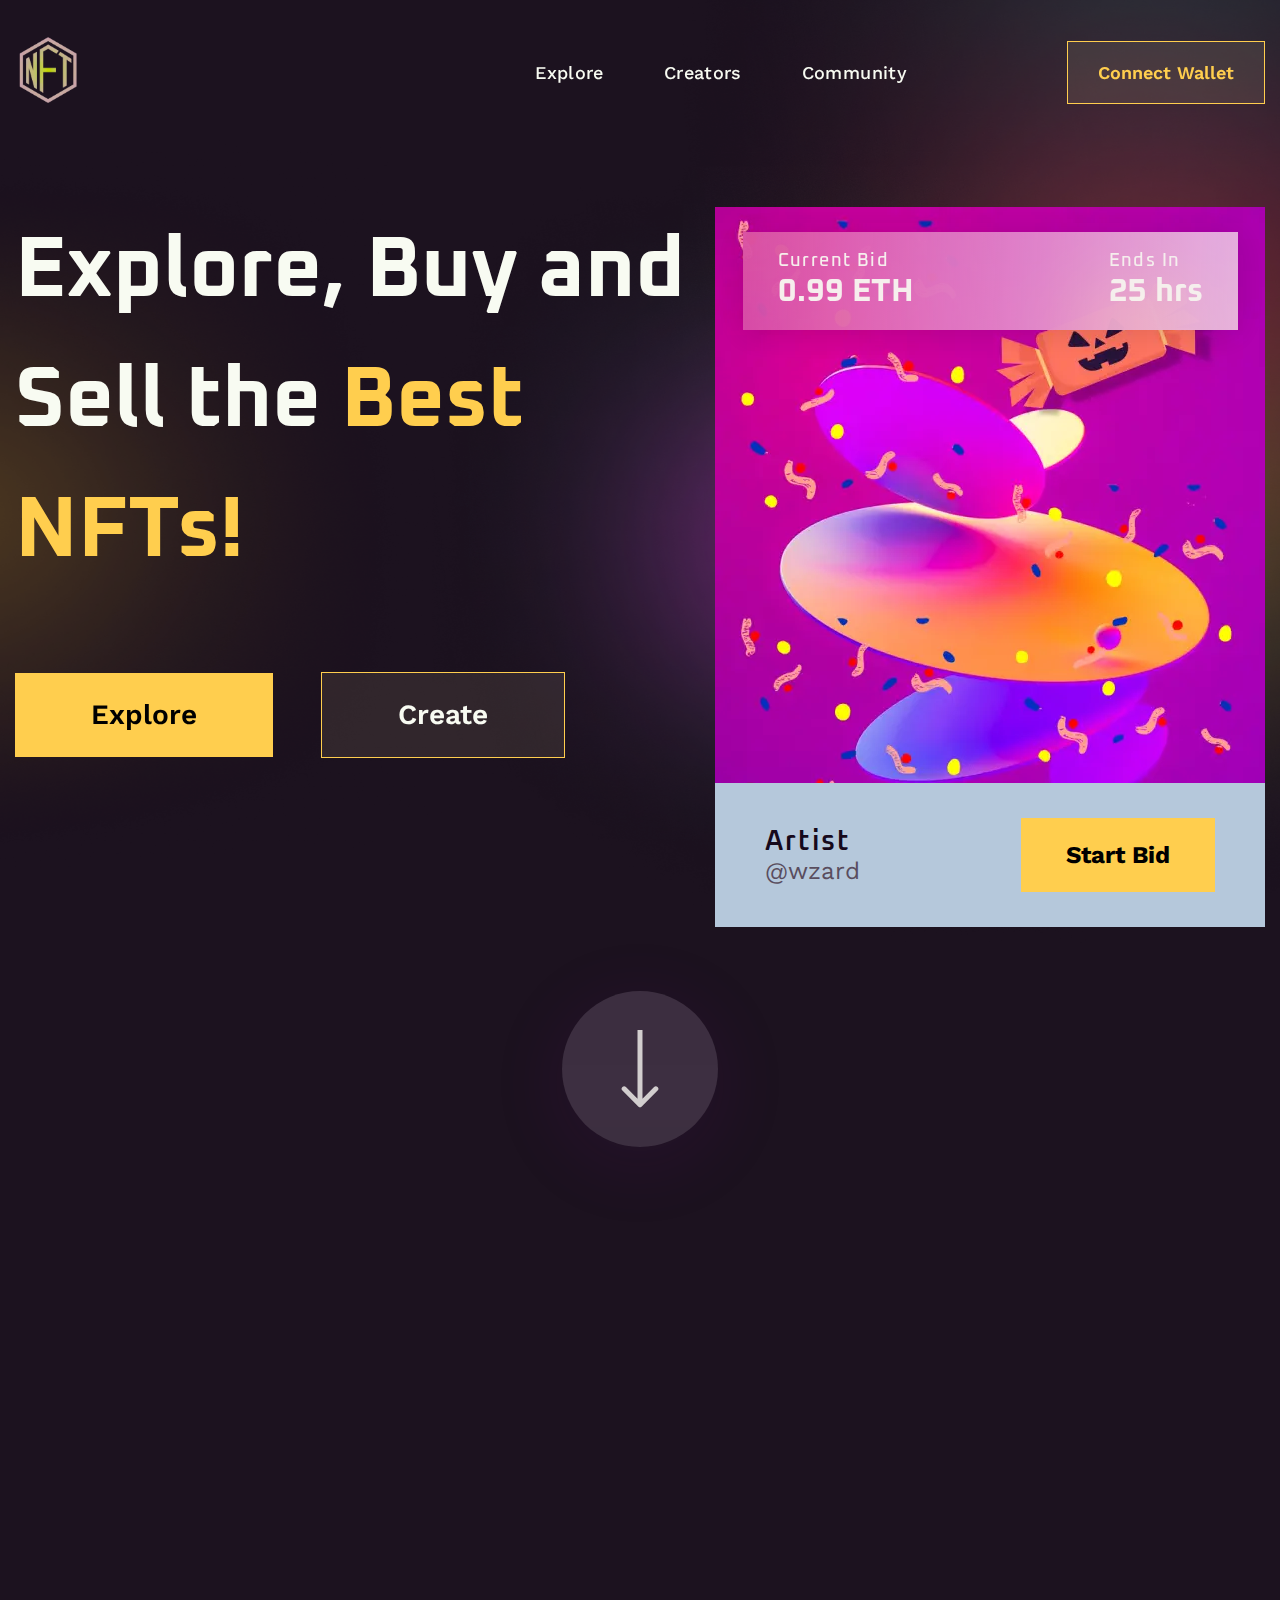
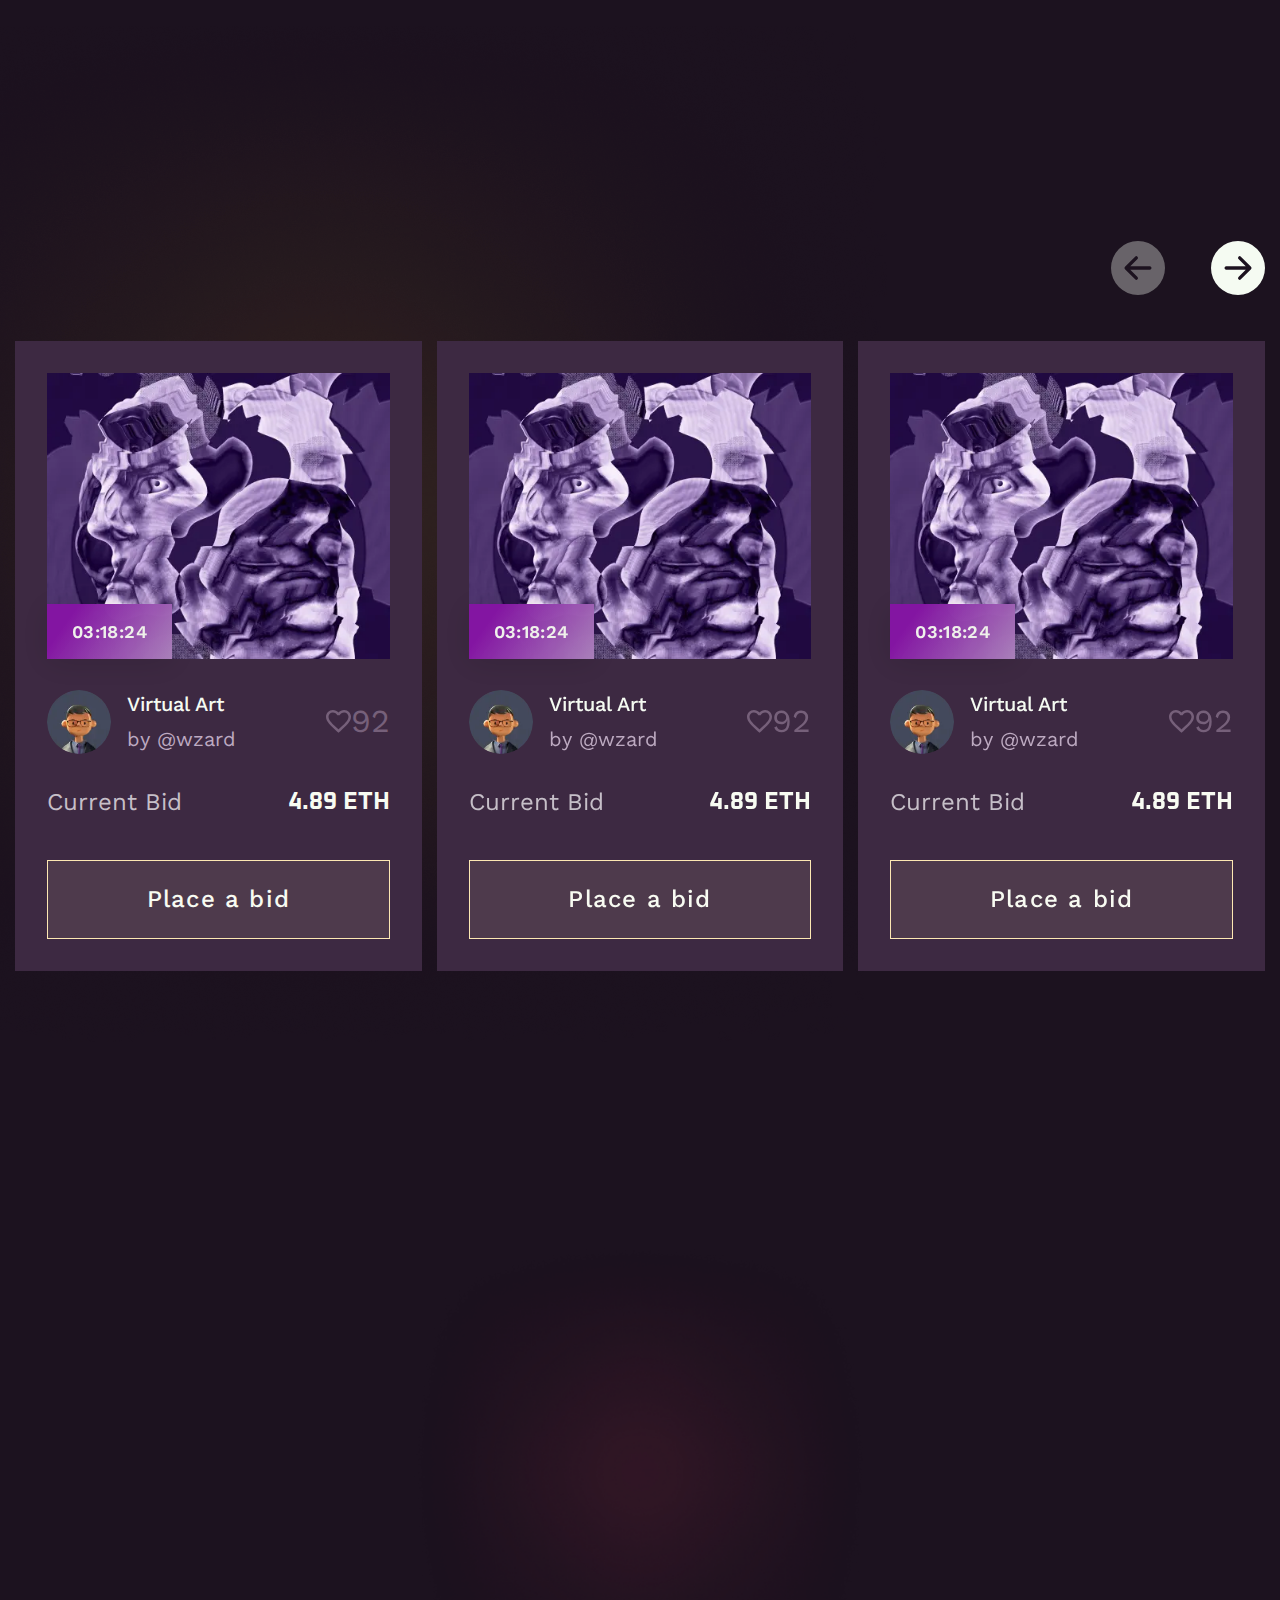
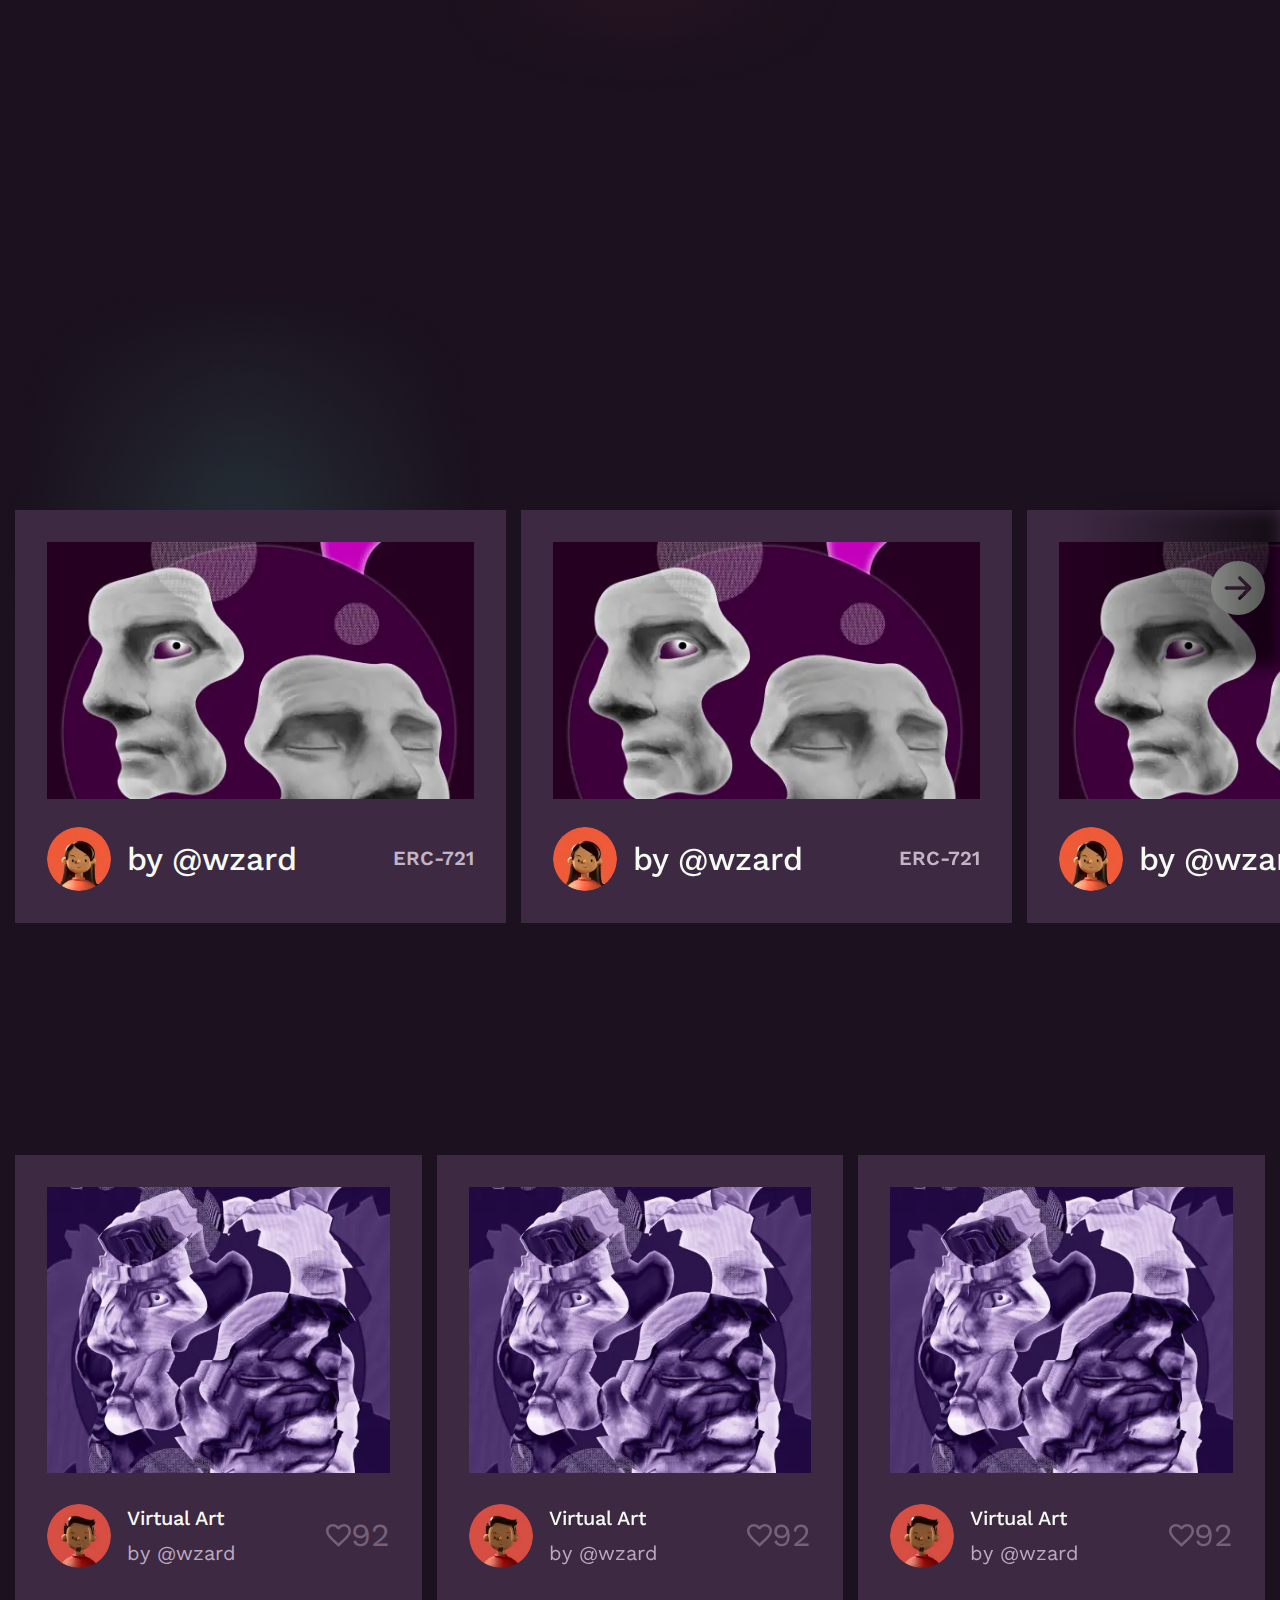
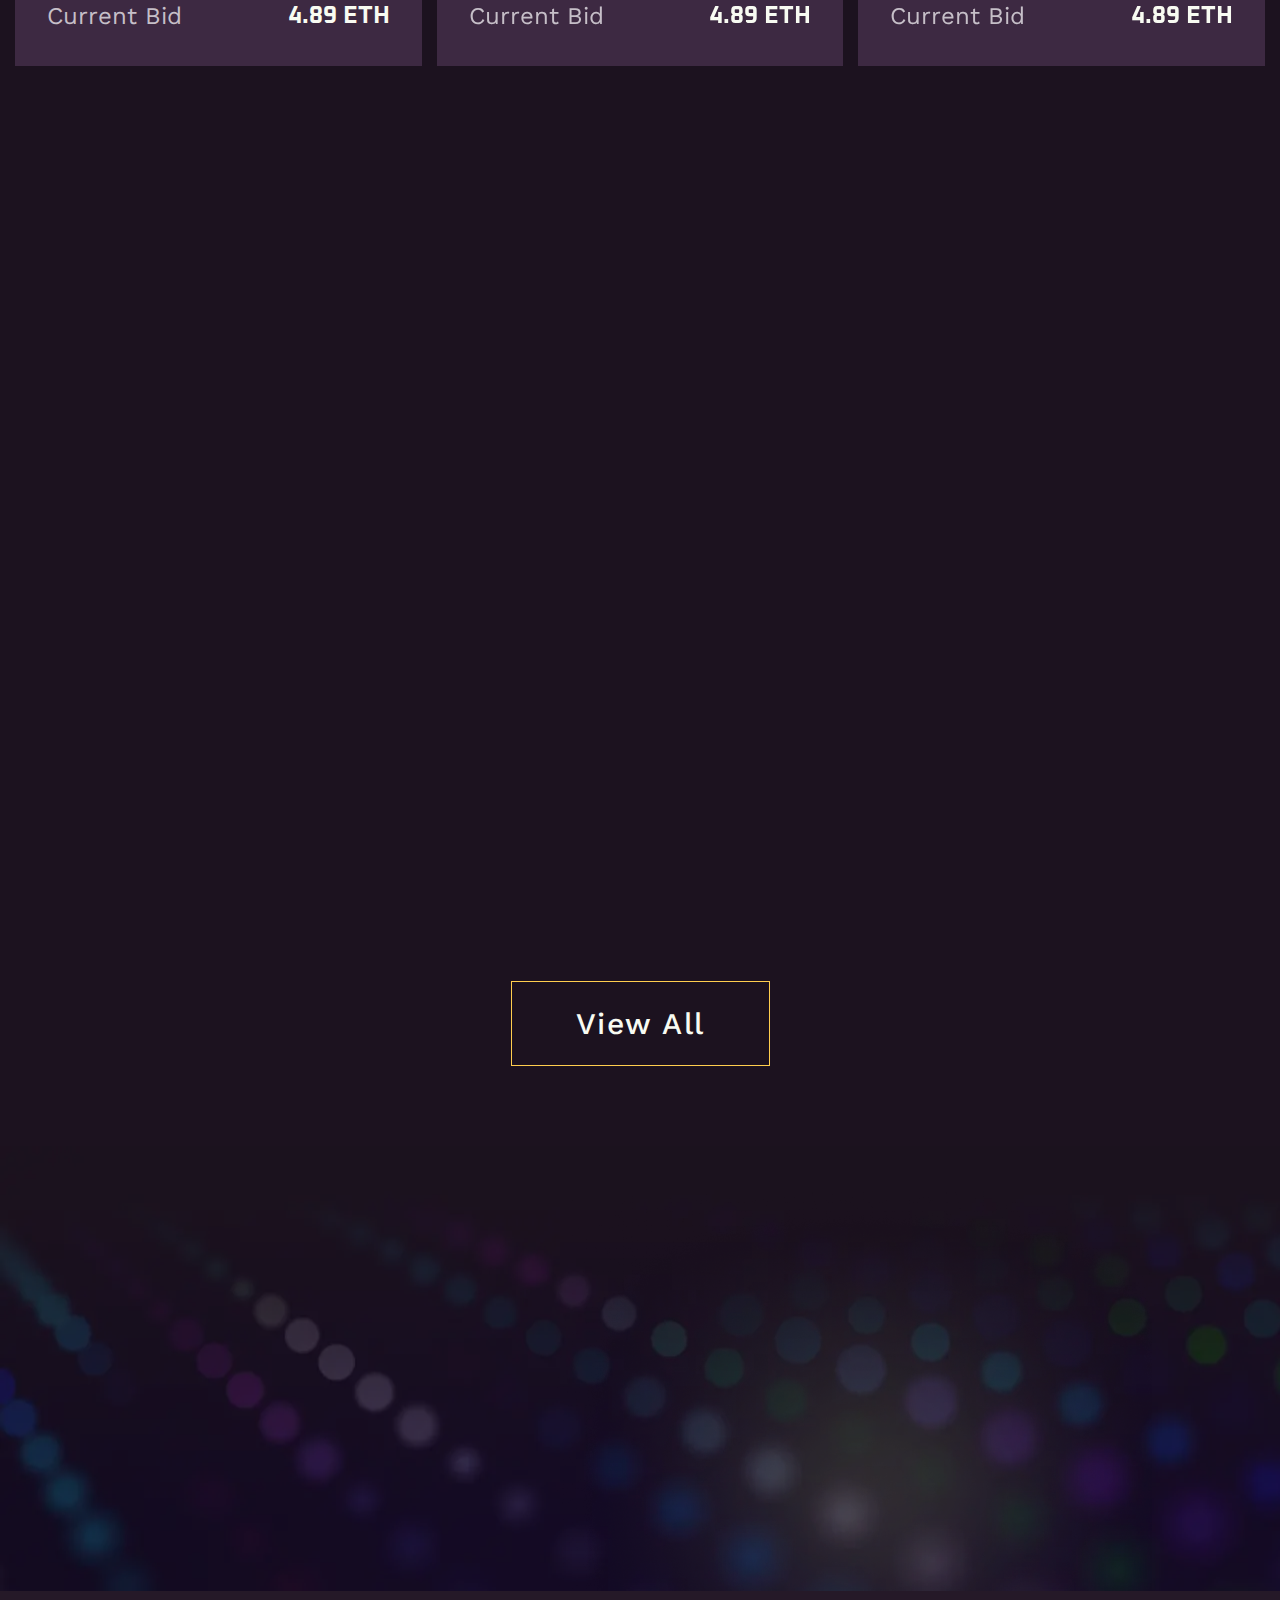
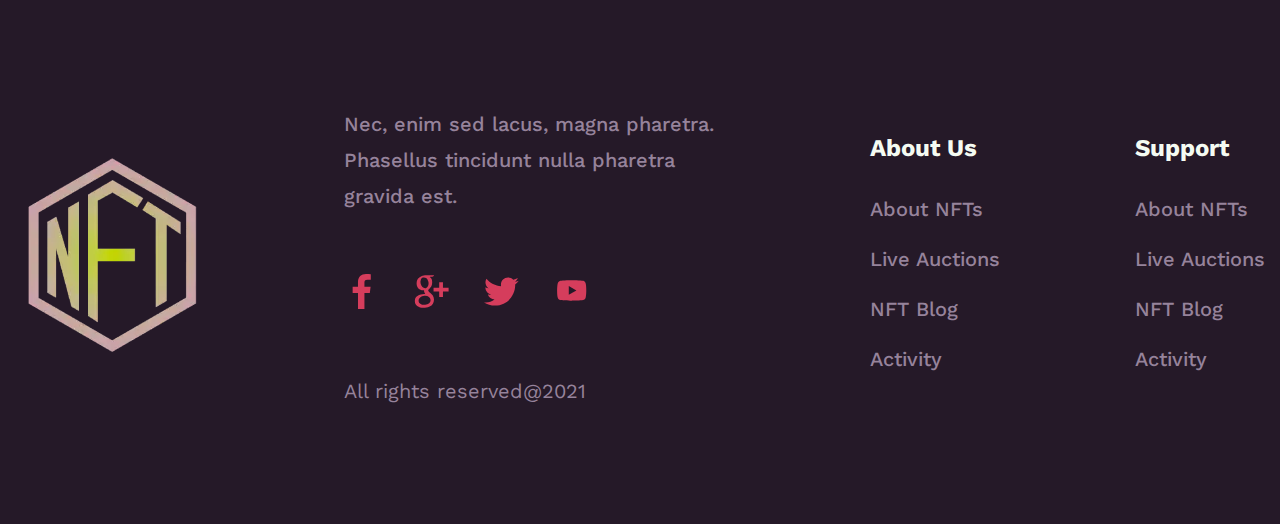
<file: index.html>
<!DOCTYPE html>
<html lang="en">
<head>
	<meta charset="UTF-8">
	<meta http-equiv="X-UA-Compatible" content="IE=edge">
	<meta name="viewport" content="width=device-width, initial-scale=1.0">
	<link rel="stylesheet" href="css/style.min.css?_v=20230802175219">
	<title>Главная</title>
	<link rel="preconnect" href="https://fonts.googleapis.com">
	<link rel="preconnect" href="https://fonts.gstatic.com" crossorigin>
	<link
		href="https://fonts.googleapis.com/css2?family=Oxanium:wght@500;600;700&family=Work+Sans:wght@400;500;600;700&display=swap&_v=20230802175219"
		rel="stylesheet">
</head>

<body>
<main>
	<div class="first">
		<header class="header" data-aos="slide-down">
	<div class="container">
		<div class="header__main">
			<picture><source srcset="img/logo.webp" type="image/webp"><img src="img/logo.png" alt="logo"></picture>

			<nav class="header__inner">
				<div class="header__links">
					<a class="header__link" href="#explore">Explore</a>
					<a class="header__link" href="#creators">Creators</a>
					<a class="header__link" href="#community">Community</a>
				</div>

				<button class="header__btn">Connect Wallet</button>
			</nav>
			
			<button class="header__burger"><img src="img/icons/icons.svg#burger" alt="burger"></button>
			<button class="header__burger--close"><img src="img/icons/icons.svg#close" alt="burger"></button>
		</div>
	</div>
</header>

		<div class="container">
			<div class="first__main">
				<div class="first__item">
					<h1 class="h1" data-aos="fade-right">Explore, Buy and Sell the <span class="">Best NFTs!</span></h1>
					<div class="first__btns" data-aos="fade-right">
						<button class="first__btn">Explore</button>
						<button class="first__btn2">Create</button>
					</div>
					<div class="first__numbers" data-aos="fade-right">
						<div class="first__number">
							<p>32k+</p>
							Artworks
						</div>

						<div class="first__number">
							<p>20k+</p>
							Auctions
						</div>

						<div class="first__number">
							<p>12k+</p>
							Creators
						</div>
					</div>
				</div>

				<div class="first__nft" data-aos="fade-up">
					<div class="first-nft__header">
						<div>
							<p class="nft-header__title">Current Bid</p>
							<p class="nft-header__numbers">0.99 ETH</p>
						</div>

						<div>
							<p class="nft-header__title">Ends in</p>
							<p class="nft-header__numbers">25 hrs</p>
						</div>
					</div>

					<div class="first-nft__footer">
						<div>
							<p class="nft-footer__title">Artist</p>
							<p class="nft-footer__nick">@wzard</p>
						</div>

						<button class="first-nft__btn">Start Bid</button>
					</div>
				</div>
			</div>

			<div class="first__numbers first__numbers--fake" data-aos="fade-right">
				<div class="first__number">
					<p>32k+</p>
					Artworks
				</div>

				<div class="first__number">
					<p>20k+</p>
					Auctions
				</div>

				<div class="first__number">
					<p>12k+</p>
					Creators
				</div>
			</div>
		</div>

		<a href="#companies" class="first__arrow-btn">
			<img src="img/icons/icons.svg#arrow-down" alt="">
		</a>
	</div>

	<div id="companies" class="companies" data-aos="zoom-in-down">
		<div class="container">
			<div class="companies__main">
				<img src="img/icons/icons.svg#company1" alt="company">
				<img src="img/icons/icons.svg#company2" alt="company">
				<img src="img/icons/icons.svg#company3" alt="company">
				<img src="img/icons/icons.svg#company4" alt="company">
			</div>
		</div>
	</div>

	<div class="auctions">
		<div class="container">
			<div class="title-wrapper">
				<h2 class="title title--purple" data-aos="fade-right"><span>Live Auctions</span></h2>
			</div>

			<div class="swiper auctions-slider">
				<div class="swiper-wrapper">
					<div class="swiper-slide auctions-slide">
						<div class="auctions__item">
							<div class="auctions__img">
								<picture><source srcset="img/auctions/1.webp" type="image/webp"><img src="img/auctions/1.jpg" alt="auction"></picture>
								<div>03:18:24</div>
							</div>

							<div class="auctions__profile">
								<div class="auctions-profile__guy">
									<picture><source srcset="img/auctions/avatar1.webp" type="image/webp"><img src="img/auctions/avatar1.png" alt="profile"></picture>
									<div>
										<p class="auctions-profile__owner">Virtual Art</p>
										<p class="auctions-profile__nick">by @wzard</p>
									</div>
								</div>

								<div class="auctions-profile__likes">
									<img src="img/icons/icons.svg#heart" alt="heart icon">
									<span>92</span>
								</div>
							</div>

							<div class="auctions__bid">
								<p class="auctions-bid__title">Current Bid</p>
								<p class="auctions-bid__price">4.89 ETH</p>
							</div>

							<button class="auctions__btn">Place a bid</button>
						</div>
					</div>

					<div class="swiper-slide auctions-slide">
						<div class="auctions__item">
							<div class="auctions__img">
								<picture><source srcset="img/auctions/1.webp" type="image/webp"><img src="img/auctions/1.jpg" alt="auction"></picture>
								<div>03:18:24</div>
							</div>

							<div class="auctions__profile">
								<div class="auctions-profile__guy">
									<picture><source srcset="img/auctions/avatar1.webp" type="image/webp"><img src="img/auctions/avatar1.png" alt="profile"></picture>
									<div>
										<p class="auctions-profile__owner">Virtual Art</p>
										<p class="auctions-profile__nick">by @wzard</p>
									</div>
								</div>

								<div class="auctions-profile__likes">
									<img src="img/icons/icons.svg#heart" alt="heart icon">
									<span>92</span>
								</div>
							</div>

							<div class="auctions__bid">
								<p class="auctions-bid__title">Current Bid</p>
								<p class="auctions-bid__price">4.89 ETH</p>
							</div>

							<button class="auctions__btn">Place a bid</button>
						</div>
					</div>

					<div class="swiper-slide auctions-slide">
						<div class="auctions__item">
							<div class="auctions__img">
								<picture><source srcset="img/auctions/1.webp" type="image/webp"><img src="img/auctions/1.jpg" alt="auction"></picture>
								<div>03:18:24</div>
							</div>

							<div class="auctions__profile">
								<div class="auctions-profile__guy">
									<picture><source srcset="img/auctions/avatar1.webp" type="image/webp"><img src="img/auctions/avatar1.png" alt="profile"></picture>
									<div>
										<p class="auctions-profile__owner">Virtual Art</p>
										<p class="auctions-profile__nick">by @wzard</p>
									</div>
								</div>

								<div class="auctions-profile__likes">
									<img src="img/icons/icons.svg#heart" alt="heart icon">
									<span>92</span>
								</div>
							</div>

							<div class="auctions__bid">
								<p class="auctions-bid__title">Current Bid</p>
								<p class="auctions-bid__price">4.89 ETH</p>
							</div>

							<button class="auctions__btn">Place a bid</button>
						</div>
					</div>

					<div class="swiper-slide auctions-slide">
						<div class="auctions__item">
							<div class="auctions__img">
								<picture><source srcset="img/auctions/1.webp" type="image/webp"><img src="img/auctions/1.jpg" alt="auction"></picture>
								<div>03:18:24</div>
							</div>

							<div class="auctions__profile">
								<div class="auctions-profile__guy">
									<picture><source srcset="img/auctions/avatar1.webp" type="image/webp"><img src="img/auctions/avatar1.png" alt="profile"></picture>
									<div>
										<p class="auctions-profile__owner">Virtual Art</p>
										<p class="auctions-profile__nick">by @wzard</p>
									</div>
								</div>

								<div class="auctions-profile__likes">
									<img src="img/icons/icons.svg#heart" alt="heart icon">
									<span>92</span>
								</div>
							</div>

							<div class="auctions__bid">
								<p class="auctions-bid__title">Current Bid</p>
								<p class="auctions-bid__price">4.89 ETH</p>
							</div>

							<button class="auctions__btn">Place a bid</button>
						</div>
					</div>

					<div class="swiper-slide auctions-slide">
						<div class="auctions__item">
							<div class="auctions__img">
								<picture><source srcset="img/auctions/1.webp" type="image/webp"><img src="img/auctions/1.jpg" alt="auction"></picture>
								<div>03:18:24</div>
							</div>

							<div class="auctions__profile">
								<div class="auctions-profile__guy">
									<picture><source srcset="img/auctions/avatar1.webp" type="image/webp"><img src="img/auctions/avatar1.png" alt="profile"></picture>
									<div>
										<p class="auctions-profile__owner">Virtual Art</p>
										<p class="auctions-profile__nick">by @wzard</p>
									</div>
								</div>

								<div class="auctions-profile__likes">
									<img src="img/icons/icons.svg#heart" alt="heart icon">
									<span>92</span>
								</div>
							</div>

							<div class="auctions__bid">
								<p class="auctions-bid__title">Current Bid</p>
								<p class="auctions-bid__price">4.89 ETH</p>
							</div>

							<button class="auctions__btn">Place a bid</button>
						</div>
					</div>

					<div class="swiper-slide auctions-slide">
						<div class="auctions__item">
							<div class="auctions__img">
								<picture><source srcset="img/auctions/1.webp" type="image/webp"><img src="img/auctions/1.jpg" alt="auction"></picture>
								<div>03:18:24</div>
							</div>

							<div class="auctions__profile">
								<div class="auctions-profile__guy">
									<picture><source srcset="img/auctions/avatar1.webp" type="image/webp"><img src="img/auctions/avatar1.png" alt="profile"></picture>
									<div>
										<p class="auctions-profile__owner">Virtual Art</p>
										<p class="auctions-profile__nick">by @wzard</p>
									</div>
								</div>

								<div class="auctions-profile__likes">
									<img src="img/icons/icons.svg#heart" alt="heart icon">
									<span>92</span>
								</div>
							</div>

							<div class="auctions__bid">
								<p class="auctions-bid__title">Current Bid</p>
								<p class="auctions-bid__price">4.89 ETH</p>
							</div>

							<button class="auctions__btn">Place a bid</button>
						</div>
					</div>
				</div>

				<div class="swiper-button-prev swiper-button-prev1">
					<img src="img/icons/icons.svg#arrow-right2" alt="arrow-right">
				</div>

				<div class="swiper-button-next swiper-button-next1">
					<img src="img/icons/icons.svg#arrow-right" alt="arrow-right">
				</div>
			</div>

			<button class="auctions__view-all" data-aos="fade-right">View All</button>
		</div>
	</div>

	<div class="how">
		<div class="container">
			<h2 class="how__title" data-aos="fade-right">How it works</h2>

			<div class="how__items" data-aos="zoom-in-down">
				<div class="how__item">
					<div class="how__icon">
						<img src="img/icons/icons.svg#how1" alt="how">
					</div>

					<h4 class="how-item__title">Set up your wallet</h4>
				</div>

				<div class="how__item">
					<div class="how__icon">
						<img src="img/icons/icons.svg#how2" alt="how">
					</div>

					<h4 class="how-item__title">Create your collection</h4>
				</div>

				<div class="how__item">
					<div class="how__icon">
						<img src="img/icons/icons.svg#how3" alt="how">
					</div>

					<h4 class="how-item__title">Add your NFTs</h4>
				</div>

				<div class="how__item">
					<div class="how__icon">
						<img src="img/icons/icons.svg#how4" alt="how">
					</div>

					<h4 class="how-item__title">List them for sale</h4>
				</div>
			</div>
		</div>
	</div>

	<div class="popular">
		<div class="container">
			<div class="title-wrapper">
				<h2 class="title title--red" data-aos="fade-right"><span>Popular Collections</span></h2>
			</div>
		</div>

		<div class="popular__main">
			<div class="container">
				<div class="swiper popular-slider">
					<div class="swiper-wrapper">
						<div class="swiper-slide auctions-slide popular-slide">
							<div class="auctions__item">
								<div class="auctions__img">
									<picture><source srcset="img/auctions/4.webp" type="image/webp"><img src="img/auctions/4.jpg" alt="auction"></picture>
								</div>

								<div class="auctions__profile">
									<div class="auctions-profile__guy">
										<picture><source srcset="img/auctions/avatar2.webp" type="image/webp"><img src="img/auctions/avatar2.png" alt="profile"></picture>
										<div>
											<p class="auctions-profile__nick">by @wzard</p>
										</div>
									</div>

									<div class="auctions-profile__likes">
										<span>ERC-721</span>
									</div>
								</div>
							</div>
						</div>

						<div class="swiper-slide auctions-slide popular-slide">
							<div class="auctions__item">
								<div class="auctions__img">
									<picture><source srcset="img/auctions/4.webp" type="image/webp"><img src="img/auctions/4.jpg" alt="auction"></picture>
								</div>

								<div class="auctions__profile">
									<div class="auctions-profile__guy">
										<picture><source srcset="img/auctions/avatar2.webp" type="image/webp"><img src="img/auctions/avatar2.png" alt="profile"></picture>
										<div>
											<p class="auctions-profile__nick">by @wzard</p>
										</div>
									</div>

									<div class="auctions-profile__likes">
										<span>ERC-721</span>
									</div>
								</div>
							</div>
						</div>

						<div class="swiper-slide auctions-slide popular-slide">
							<div class="auctions__item">
								<div class="auctions__img">
									<picture><source srcset="img/auctions/4.webp" type="image/webp"><img src="img/auctions/4.jpg" alt="auction"></picture>
								</div>

								<div class="auctions__profile">
									<div class="auctions-profile__guy">
										<picture><source srcset="img/auctions/avatar2.webp" type="image/webp"><img src="img/auctions/avatar2.png" alt="profile"></picture>
										<div>
											<p class="auctions-profile__nick">by @wzard</p>
										</div>
									</div>

									<div class="auctions-profile__likes">
										<span>ERC-721</span>
									</div>
								</div>
							</div>
						</div>

						<div class="swiper-slide auctions-slide popular-slide">
							<div class="auctions__item">
								<div class="auctions__img">
									<picture><source srcset="img/auctions/4.webp" type="image/webp"><img src="img/auctions/4.jpg" alt="auction"></picture>
								</div>

								<div class="auctions__profile">
									<div class="auctions-profile__guy">
										<picture><source srcset="img/auctions/avatar2.webp" type="image/webp"><img src="img/auctions/avatar2.png" alt="profile"></picture>
										<div>
											<p class="auctions-profile__nick">by @wzard</p>
										</div>
									</div>

									<div class="auctions-profile__likes">
										<span>ERC-721</span>
									</div>
								</div>
							</div>
						</div>

						<div class="swiper-slide auctions-slide popular-slide">
							<div class="auctions__item">
								<div class="auctions__img">
									<picture><source srcset="img/auctions/3.webp" type="image/webp"><img src="img/auctions/3.jpg" alt="auction"></picture>
								</div>

								<div class="auctions__profile">
									<div class="auctions-profile__guy">
										<picture><source srcset="img/auctions/avatar2.webp" type="image/webp"><img src="img/auctions/avatar2.png" alt="profile"></picture>
										<div>
											<p class="auctions-profile__nick">by @wzard</p>
										</div>
									</div>

									<div class="auctions-profile__likes">
										<span>ERC-721</span>
									</div>
								</div>
							</div>
						</div>

						<div class="swiper-slide auctions-slide popular-slide">
							<div class="auctions__item">
								<div class="auctions__img">
									<picture><source srcset="img/auctions/2.webp" type="image/webp"><img src="img/auctions/2.jpg" alt="auction"></picture>
								</div>

								<div class="auctions__profile">
									<div class="auctions-profile__guy">
										<picture><source srcset="img/auctions/avatar2.webp" type="image/webp"><img src="img/auctions/avatar2.png" alt="profile"></picture>
										<div>
											<p class="auctions-profile__nick">by @wzard</p>
										</div>
									</div>

									<div class="auctions-profile__likes">
										<span>ERC-721</span>
									</div>
								</div>
							</div>
						</div>

						<div class="swiper-slide auctions-slide popular-slide">
							<div class="auctions__item">
								<div class="auctions__img">
									<picture><source srcset="img/auctions/5.webp" type="image/webp"><img src="img/auctions/5.jpg" alt="auction"></picture>
								</div>

								<div class="auctions__profile">
									<div class="auctions-profile__guy">
										<picture><source srcset="img/auctions/avatar2.webp" type="image/webp"><img src="img/auctions/avatar2.png" alt="profile"></picture>
										<div>
											<p class="auctions-profile__nick">by @wzard</p>
										</div>
									</div>

									<div class="auctions-profile__likes">
										<span>ERC-721</span>
									</div>
								</div>
							</div>
						</div>
					</div>

					<div class="swiper-button-prev swiper-button-prev2">
						<img src="img/icons/icons.svg#arrow-right" alt="arrow-right">
					</div>

					<div class="swiper-button-next swiper-button-next2">
						<img src="img/icons/icons.svg#arrow-right" alt="arrow-right">
					</div>
				</div>
			</div>
		</div>


		<button class="auctions__view-all" data-aos="fade-right">View All</button>
	</div>

	<div id="explore" class="categories">
		<div class="container">
			<div class="title-wrapper">
				<h2 class="title title--purple" data-aos="fade-right"><span>Explore By Categories</span></h2>
			</div>

			<div class="swiper categories-slider">
				<div class="swiper-wrapper">
					<div class="swiper-slide auctions-slide categories-slide">
						<div class="auctions__item">
							<div class="auctions__img">
								<picture><source srcset="img/auctions/1.webp" type="image/webp"><img src="img/auctions/1.jpg" alt="auction"></picture>
								<button>Place a Bid</button>
							</div>

							<div class="auctions__profile">
								<div class="auctions-profile__guy">
									<picture><source srcset="img/auctions/avatar3.webp" type="image/webp"><img src="img/auctions/avatar3.png" alt="profile"></picture>
									<div>
										<p class="auctions-profile__owner">Virtual Art</p>
										<p class="auctions-profile__nick">by @wzard</p>
									</div>
								</div>

								<div class="auctions-profile__likes">
									<img src="img/icons/icons.svg#heart" alt="heart icon">
									<span>92</span>
								</div>
							</div>

							<div class="auctions__bid">
								<p class="auctions-bid__title">Current Bid</p>
								<p class="auctions-bid__price">4.89 ETH</p>
							</div>
						</div>
					</div>

					<div class="swiper-slide auctions-slide categories-slide">
						<div class="auctions__item">
							<div class="auctions__img">
								<picture><source srcset="img/auctions/1.webp" type="image/webp"><img src="img/auctions/1.jpg" alt="auction"></picture>
								<button>Place a Bid</button>
							</div>

							<div class="auctions__profile">
								<div class="auctions-profile__guy">
									<picture><source srcset="img/auctions/avatar3.webp" type="image/webp"><img src="img/auctions/avatar3.png" alt="profile"></picture>
									<div>
										<p class="auctions-profile__owner">Virtual Art</p>
										<p class="auctions-profile__nick">by @wzard</p>
									</div>
								</div>

								<div class="auctions-profile__likes">
									<img src="img/icons/icons.svg#heart" alt="heart icon">
									<span>92</span>
								</div>
							</div>

							<div class="auctions__bid">
								<p class="auctions-bid__title">Current Bid</p>
								<p class="auctions-bid__price">4.89 ETH</p>
							</div>
						</div>
					</div>

					<div class="swiper-slide auctions-slide categories-slide">
						<div class="auctions__item">
							<div class="auctions__img">
								<picture><source srcset="img/auctions/1.webp" type="image/webp"><img src="img/auctions/1.jpg" alt="auction"></picture>
								<button>Place a Bid</button>
							</div>

							<div class="auctions__profile">
								<div class="auctions-profile__guy">
									<picture><source srcset="img/auctions/avatar3.webp" type="image/webp"><img src="img/auctions/avatar3.png" alt="profile"></picture>
									<div>
										<p class="auctions-profile__owner">Virtual Art</p>
										<p class="auctions-profile__nick">by @wzard</p>
									</div>
								</div>

								<div class="auctions-profile__likes">
									<img src="img/icons/icons.svg#heart" alt="heart icon">
									<span>92</span>
								</div>
							</div>

							<div class="auctions__bid">
								<p class="auctions-bid__title">Current Bid</p>
								<p class="auctions-bid__price">4.89 ETH</p>
							</div>
						</div>
					</div>

					<div class="swiper-slide auctions-slide categories-slide">
						<div class="auctions__item">
							<div class="auctions__img">
								<picture><source srcset="img/auctions/1.webp" type="image/webp"><img src="img/auctions/1.jpg" alt="auction"></picture>
								<button>Place a Bid</button>
							</div>

							<div class="auctions__profile">
								<div class="auctions-profile__guy">
									<picture><source srcset="img/auctions/avatar3.webp" type="image/webp"><img src="img/auctions/avatar3.png" alt="profile"></picture>
									<div>
										<p class="auctions-profile__owner">Virtual Art</p>
										<p class="auctions-profile__nick">by @wzard</p>
									</div>
								</div>

								<div class="auctions-profile__likes">
									<img src="img/icons/icons.svg#heart" alt="heart icon">
									<span>92</span>
								</div>
							</div>

							<div class="auctions__bid">
								<p class="auctions-bid__title">Current Bid</p>
								<p class="auctions-bid__price">4.89 ETH</p>
							</div>
						</div>
					</div>

					<div class="swiper-slide auctions-slide categories-slide">
						<div class="auctions__item">
							<div class="auctions__img">
								<picture><source srcset="img/auctions/1.webp" type="image/webp"><img src="img/auctions/1.jpg" alt="auction"></picture>
								<button>Place a Bid</button>
							</div>

							<div class="auctions__profile">
								<div class="auctions-profile__guy">
									<picture><source srcset="img/auctions/avatar3.webp" type="image/webp"><img src="img/auctions/avatar3.png" alt="profile"></picture>
									<div>
										<p class="auctions-profile__owner">Virtual Art</p>
										<p class="auctions-profile__nick">by @wzard</p>
									</div>
								</div>

								<div class="auctions-profile__likes">
									<img src="img/icons/icons.svg#heart" alt="heart icon">
									<span>92</span>
								</div>
							</div>

							<div class="auctions__bid">
								<p class="auctions-bid__title">Current Bid</p>
								<p class="auctions-bid__price">4.89 ETH</p>
							</div>
						</div>
					</div>

					<div class="swiper-slide auctions-slide categories-slide">
						<div class="auctions__item">
							<div class="auctions__img">
								<picture><source srcset="img/auctions/1.webp" type="image/webp"><img src="img/auctions/1.jpg" alt="auction"></picture>
								<button>Place a Bid</button>
							</div>

							<div class="auctions__profile">
								<div class="auctions-profile__guy">
									<picture><source srcset="img/auctions/avatar3.webp" type="image/webp"><img src="img/auctions/avatar3.png" alt="profile"></picture>
									<div>
										<p class="auctions-profile__owner">Virtual Art</p>
										<p class="auctions-profile__nick">by @wzard</p>
									</div>
								</div>

								<div class="auctions-profile__likes">
									<img src="img/icons/icons.svg#heart" alt="heart icon">
									<span>92</span>
								</div>
							</div>

							<div class="auctions__bid">
								<p class="auctions-bid__title">Current Bid</p>
								<p class="auctions-bid__price">4.89 ETH</p>
							</div>
						</div>
					</div>

					<div class="swiper-slide auctions-slide categories-slide">
						<div class="auctions__item">
							<div class="auctions__img">
								<picture><source srcset="img/auctions/1.webp" type="image/webp"><img src="img/auctions/1.jpg" alt="auction"></picture>
								<button>Place a Bid</button>
							</div>

							<div class="auctions__profile">
								<div class="auctions-profile__guy">
									<picture><source srcset="img/auctions/avatar3.webp" type="image/webp"><img src="img/auctions/avatar3.png" alt="profile"></picture>
									<div>
										<p class="auctions-profile__owner">Virtual Art</p>
										<p class="auctions-profile__nick">by @wzard</p>
									</div>
								</div>

								<div class="auctions-profile__likes">
									<img src="img/icons/icons.svg#heart" alt="heart icon">
									<span>92</span>
								</div>
							</div>

							<div class="auctions__bid">
								<p class="auctions-bid__title">Current Bid</p>
								<p class="auctions-bid__price">4.89 ETH</p>
							</div>
						</div>
					</div>
				</div>
			</div>

			<button class="auctions__view-all" data-aos="fade-right">View All</button>
		</div>
	</div>

	<div id="creators" class="creators">
		<div class="container">
			<div class="title-wrapper">
				<h2 class="title title--red" data-aos="fade-right"><span>Top Creators</span></h2>
			</div>

			<div class="creators__main" data-aos="flip-left">
				<div class="creators__item">
					<div class="creators__innner">
						<picture><source srcset="img/auctions/avatar1.webp" type="image/webp"><img src="img/auctions/avatar1.png" alt="avatar"></picture>
						<div>
							<p class="creators__name">Wzard Dee</p>
							<p class="creators__price">4.89 ETH</p>
						</div>
					</div>

					<div class="creators__count">
						<p class="creators__count">33</p>
						<p class="creators__items">Items</p>
					</div>
				</div>

				<div class="creators__item">
					<div class="creators__innner">
						<picture><source srcset="img/auctions/avatar2.webp" type="image/webp"><img src="img/auctions/avatar2.png" alt="avatar"></picture>
						<div>
							<p class="creators__name">Wzard Dee</p>
							<p class="creators__price">4.89 ETH</p>
						</div>
					</div>

					<div class="creators__count">
						<p class="creators__count">33</p>
						<p class="creators__items">Items</p>
					</div>
				</div>

				<div class="creators__item">
					<div class="creators__innner">
						<picture><source srcset="img/auctions/avatar2.webp" type="image/webp"><img src="img/auctions/avatar2.png" alt="avatar"></picture>
						<div>
							<p class="creators__name">Wzard Dee</p>
							<p class="creators__price">4.89 ETH</p>
						</div>
					</div>

					<div class="creators__count">
						<p class="creators__count">33</p>
						<p class="creators__items">Items</p>
					</div>
				</div>

				<div class="creators__item">
					<div class="creators__innner">
						<picture><source srcset="img/auctions/avatar4.webp" type="image/webp"><img src="img/auctions/avatar4.png" alt="avatar"></picture>
						<div>
							<p class="creators__name">Wzard Dee</p>
							<p class="creators__price">4.89 ETH</p>
						</div>
					</div>

					<div class="creators__count">
						<p class="creators__count">33</p>
						<p class="creators__items">Items</p>
					</div>
				</div>
			</div>

			<button class="auctions__view-all">View All</button>
		</div>
	</div>

	<div id="community" class="subscribe">
		<div class="container">
			<div class="subscribe__main">
				<h2 class="subscribe__title" data-aos="fade-right">Ready for Next NFT Drop?</h2>
				<div data-aos="fade-right">
					<input type="email" class="subscribe__input" placeholder="info@gmail.com">
					<button class="subscribe__btn">Subscribe</button>
				</div>
			</div>
		</div>
	</div>
</main>
	<footer class="footer">
		<div class="container">
			<div class="footer__main">
				<picture><source srcset="img/logo.webp" type="image/webp"><img src="img/logo.png" alt="logo"></picture>
				<div>
					<p class="footer__text">Nec, enim sed lacus, magna pharetra. Phasellus tincidunt nulla pharetra gravida
						est. </p>
					<div class="footer__social">
						<a href="#">
							<svg width="15" height="27" viewBox="0 0 15 27" fill="none" xmlns="http://www.w3.org/2000/svg">
								<path
									d="M9.76159 27V14.7041H13.9079L14.5242 9.88981H9.76159V6.82333C9.76159 5.43411 10.1485 4.48296 12.1414 4.48296H14.6667V0.190784C13.438 0.0590496 12.203 -0.00455774 10.9672 0.000253789C7.30229 0.000253789 4.78601 2.23861 4.78601 6.34775V9.88081H0.666687V14.6951H4.79501V27H9.76159Z"
									fill="#D53D5C" />
							</svg>
						</a>

						<a href="#">
							<svg width="29" height="27" viewBox="0 0 29 27" fill="none" xmlns="http://www.w3.org/2000/svg">
								<path
									d="M2.14767 6.73313C2.14767 9.02506 2.92558 10.6788 4.45801 11.6499C5.71451 12.4476 7.17056 12.5673 7.9282 12.5673C8.11215 12.5673 8.26025 12.5581 8.36314 12.5519C8.36314 12.5519 8.12306 14.0922 9.28291 15.614H9.22991C7.22044 15.614 0.666687 16.0266 0.666687 21.3315C0.666687 26.7254 6.68573 27 7.8939 27C7.989 27 8.04512 26.9969 8.04512 26.9969C8.05759 26.9969 8.14333 27 8.29143 27C9.06622 27 11.0694 26.9049 12.9293 26.0136C15.3425 24.863 16.5662 22.8549 16.5662 20.0536C16.5662 17.3475 14.7018 15.7367 13.3408 14.5585C12.5099 13.839 11.7912 13.2193 11.7912 12.6164C11.7912 12.0027 12.3166 11.541 12.9791 10.9565C14.0532 10.013 15.0666 8.66761 15.0666 6.12409C15.0666 3.88892 14.7719 2.38705 12.9558 1.43438C13.1444 1.33926 13.8147 1.27023 14.1452 1.2242C15.1289 1.09227 16.5678 0.941932 16.5678 0.151875V0H9.39827C9.32656 0.00306818 2.14767 0.263864 2.14767 6.73313ZM13.7212 20.5599C13.8584 22.7168 11.983 24.3077 9.16599 24.5086C6.30535 24.7157 3.95136 23.4486 3.81417 21.2932C3.74714 20.2561 4.21014 19.2436 5.11588 18.4352C6.03409 17.6175 7.29527 17.1112 8.66713 17.0115C8.82926 17.0023 8.98983 16.9931 9.1504 16.9931C11.799 16.9947 13.5918 18.5257 13.7212 20.5599ZM11.8489 5.2558C12.552 7.69193 11.4904 10.2355 9.79736 10.7064C9.60247 10.7599 9.40104 10.7867 9.19873 10.7862C7.64915 10.7862 6.1136 9.2429 5.54303 7.11511C5.22501 5.92466 5.25151 4.87841 5.6163 3.87511C5.9733 2.88563 6.61869 2.22136 7.42934 1.99585C7.62421 1.94216 7.82531 1.91455 8.02953 1.91455C9.90025 1.91455 11.1037 2.67852 11.8489 5.2558ZM23.9899 10.4318V5.82955H20.872V10.4318H16.1952V13.5H20.872V18.1023H23.9899V13.5H28.6667V10.4318H23.9899Z"
									fill="#D53D5C" />
							</svg>
						</a>

						<a href="#">
							<svg width="33" height="28" viewBox="0 0 33 28" fill="none" xmlns="http://www.w3.org/2000/svg">
								<path
									d="M29.3883 7.32824C29.41 7.61991 29.41 7.90991 29.41 8.19991C29.41 17.0749 22.655 27.3016 10.31 27.3016C6.50667 27.3016 2.97333 26.1999 0 24.2866C0.54 24.3482 1.06 24.3699 1.62167 24.3699C4.64332 24.3772 7.57941 23.3668 9.95667 21.5016C8.5557 21.4762 7.19763 21.014 6.07206 20.1795C4.9465 19.3449 4.10964 18.1797 3.67833 16.8466C4.09333 16.9082 4.51 16.9499 4.94667 16.9499C5.54833 16.9499 6.15333 16.8666 6.715 16.7216C5.1946 16.4146 3.82746 15.5905 2.84603 14.3894C1.86461 13.1883 1.32949 11.6843 1.33167 10.1332V10.0499C2.22667 10.5482 3.265 10.8599 4.365 10.9016C3.44348 10.2892 2.68787 9.45828 2.16557 8.48289C1.64327 7.50751 1.37052 6.418 1.37167 5.31158C1.37167 4.06491 1.70333 2.92158 2.285 1.92491C3.9719 3.99994 6.07584 5.69751 8.46056 6.90767C10.8453 8.11783 13.4576 8.8136 16.1283 8.94991C16.025 8.44991 15.9617 7.93158 15.9617 7.41158C15.9612 6.52984 16.1346 5.65667 16.4718 4.84198C16.809 4.02728 17.3035 3.28703 17.927 2.66356C18.5505 2.04008 19.2907 1.54559 20.1054 1.20837C20.9201 0.871152 21.7933 0.697805 22.675 0.698243C24.6083 0.698243 26.3533 1.50824 27.58 2.81824C29.083 2.5276 30.5242 1.97895 31.84 1.19658C31.339 2.74794 30.2896 4.06342 28.8883 4.89658C30.2213 4.74454 31.5241 4.394 32.7533 3.85658C31.8352 5.19507 30.6975 6.36882 29.3883 7.32824Z"
									fill="#D53D5C" />
							</svg>
						</a>

						<a href="#">
							<svg width="45" height="45" viewBox="0 0 45 45" fill="none" xmlns="http://www.w3.org/2000/svg">
								<path
									d="M40.7631 12.1306C40.5496 11.3383 40.1322 10.6156 39.5526 10.0347C38.9729 9.45376 38.2513 9.03475 37.4594 8.81939C34.5231 8.01314 22.7763 8.00001 22.7763 8.00001C22.7763 8.00001 11.0313 7.98689 8.09313 8.75751C7.30174 8.98279 6.58154 9.40772 6.00169 9.99152C5.42183 10.5753 5.00179 11.2984 4.78188 12.0913C4.0075 15.0275 4 21.1175 4 21.1175C4 21.1175 3.9925 27.2375 4.76125 30.1438C5.1925 31.7506 6.45813 33.02 8.06688 33.4531C11.0331 34.2594 22.7481 34.2725 22.7481 34.2725C22.7481 34.2725 34.495 34.2856 37.4313 33.5169C38.2234 33.3019 38.9458 32.8839 39.5269 32.3041C40.1079 31.7243 40.5276 31.003 40.7444 30.2113C41.5206 27.2769 41.5263 21.1888 41.5263 21.1888C41.5263 21.1888 41.5638 15.0669 40.7631 12.1306ZM19.0188 26.7594L19.0281 15.5094L28.7913 21.1438L19.0188 26.7594Z"
									fill="#D53D5C" />
							</svg>
						</a>

					</div>

					<p class="footer__rights">All rights reserved@2021</p>
				</div>

				<div class="footer__links">
					<h3 class="footer__title">About Us</h3>
					<a href="#">About NFTs</a>
					<a href="#">Live Auctions</a>
					<a href="#">NFT Blog</a>
					<a href="#">Activity</a>
				</div>

				<div class="footer__links">
					<h3 class="footer__title">Support</h3>
					<a href="#">About NFTs</a>
					<a href="#">Live Auctions</a>
					<a href="#">NFT Blog</a>
					<a href="#">Activity</a>
				</div>
			</div>
		</div>
	</footer>

	<script src="js/app.min.js?_v=20230802175219"></script>
	</body>

	</html>
</file>
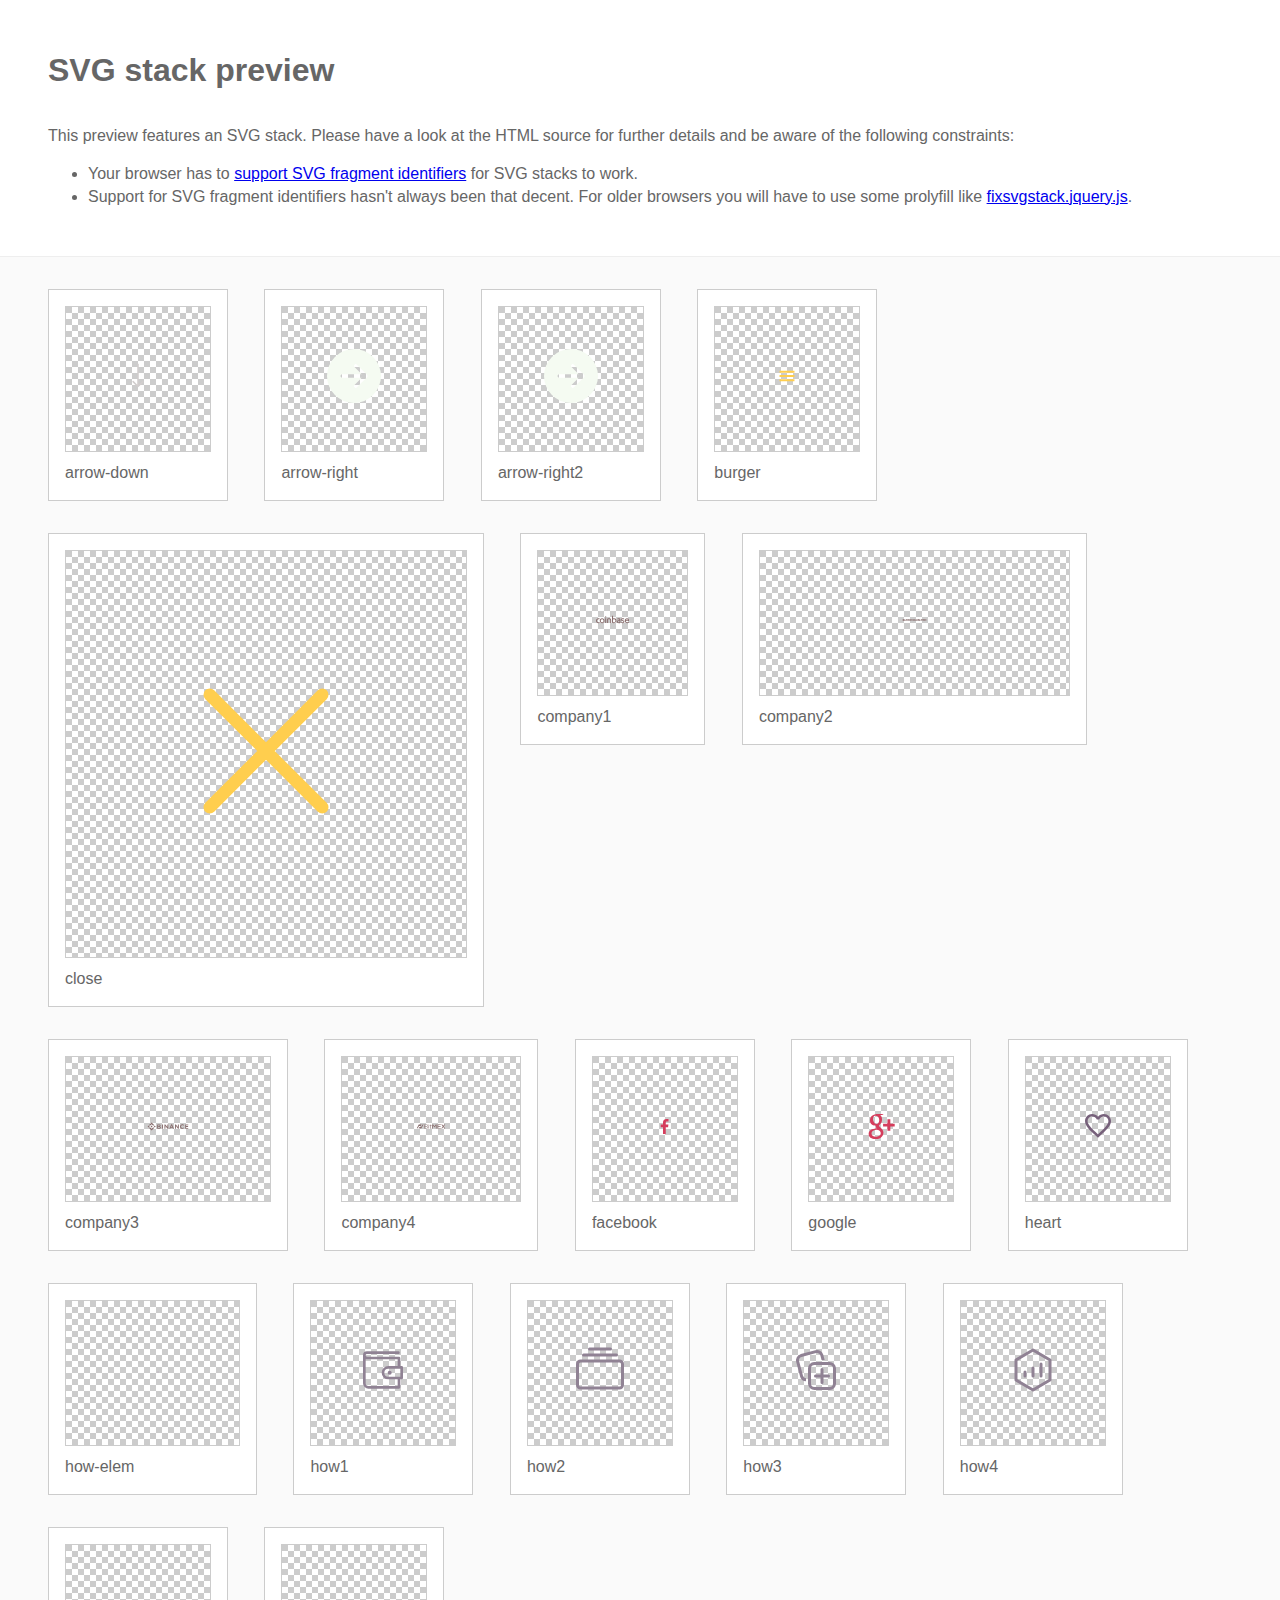
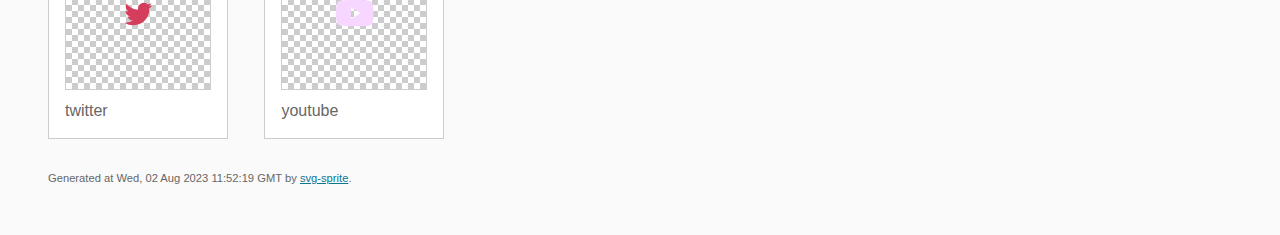
<file: img/stack/sprite.stack.html>
<!DOCTYPE html>
<html lang="en" xmlns="http://www.w3.org/1999/xhtml">
	<head>
		<meta charset="utf-8"/>
		<meta http-equiv="X-UA-Compatible" content="IE=Edge"/>
		<title>SVG stack preview | svg-sprite</title>
		<style>@charset "UTF-8";body{padding:0;margin:0;color:#666;background:#fafafa;font-family:Arial,Helvetica,sans-serif;font-size:1em;line-height:1.4}header{display:block;padding:3em 3em 2em 3em;background-color:#fff}header p{margin:2em 0 0 0}section{border-top:1px solid #eee;padding:2em 3em 0 3em}section ul{margin:0;padding:0}section li{display:inline;display:inline-block;background-color:#fff;position:relative;margin:0 2em 2em 0;vertical-align:top;border:1px solid #ccc;padding:1em 1em 3em 1em;cursor:default}.icon-box{margin:0;width:144px;height:144px;position:relative;background:#ccc url("[data-uri]") top left repeat;border:1px solid #ccc;display:table-cell;vertical-align:middle;text-align:center}.icon{display:inline;display:inline-block}h1{margin-top:0}h2{margin:0;padding:0;font-size:1em;font-weight:normal;white-space:nowrap;overflow:hidden;text-overflow:ellipsis;position:absolute;left:1em;right:1em;bottom:1em}footer{display:block;margin:0;padding:0 3em 3em 3em}footer p{margin:0;font-size:.7em}footer a{color:#0f7595;margin-left:0}</style>

<!--

Sprite shape dimensions
====================================================================================================
You will need to set the sprite shape dimensions via CSS when you use them as stack SVGs, otherwise
they would become a huge 100% in size. You may use the following dimension classes for doing so.
They might well be outsourced to an external stylesheet of course.

-->

<style type="text/css">
	.svg-arrow-down-dims { width: 24px; height: 47px; }
	.svg-arrow-right-dims { width: 54px; height: 54px; }
	.svg-arrow-right2-dims { width: 54px; height: 54px; }
	.svg-burger-dims { width: 24px; height: 16px; }
	.svg-close-dims { width: 400px; height: 400px; }
	.svg-company1-dims { width: 149px; height: 33px; }
	.svg-company2-dims { width: 309px; height: 24px; }
	.svg-company3-dims { width: 204px; height: 41px; }
	.svg-company4-dims { width: 178px; height: 29px; }
	.svg-facebook-dims { width: 15px; height: 27px; }
	.svg-google-dims { width: 29px; height: 27px; }
	.svg-heart-dims { width: 28px; height: 26px; }
	.svg-how-elem-dims { width: 173px; height: 12px; }
	.svg-how1-dims { width: 48px; height: 48px; }
	.svg-how2-dims { width: 48px; height: 48px; }
	.svg-how3-dims { width: 48px; height: 48px; }
	.svg-how4-dims { width: 48px; height: 48px; }
	.svg-twitter-dims { width: 33px; height: 28px; }
	.svg-youtube-dims { width: 45px; height: 45px; }
</style>

<!--
====================================================================================================
-->

	</head>
	<body>
		<header>
			<h1>SVG stack preview</h1>
			<p>This preview features an SVG stack. Please have a look at the HTML source for further details and be aware of the following constraints:</p>
			<ul>
				<li>Your browser has to <a href="http://caniuse.com/#feat=svg-fragment" target="_blank" rel="noopener noreferrer">support SVG fragment identifiers</a> for SVG stacks to work.</li>
				<li>Support for SVG fragment identifiers hasn't always been that decent. For older browsers you will have to use some prolyfill like <a href="https://github.com/preciousforever/SVG-Stacker/blob/master/fixsvgstack.jquery.js" target="_blank" rel="noopener noreferrer">fixsvgstack.jquery.js</a>.</li>
			</ul>
		</header>
		<section>

<!--

SVG stack
====================================================================================================
These SVG images make use of fragment identifiers (IDs) to reference certain portions of the
external sprite. By default, all shapes inside the sprite are hidden by CSS. The `:target` pseudo
selector is used to show the very shape that is referenced by the fragment identifier.

-->

			<ul>

				<li title="arrow-down">
					<div class="icon-box">

						<!-- arrow-down -->
						<img src="../icons/icons.svg#arrow-down" class="svg-arrow-down-dims" alt="arrow-down"/>

					</div>
					<h2>arrow-down</h2>
				</li>
				<li title="arrow-right">
					<div class="icon-box">

						<!-- arrow-right -->
						<img src="../icons/icons.svg#arrow-right" class="svg-arrow-right-dims" alt="arrow-right"/>

					</div>
					<h2>arrow-right</h2>
				</li>
				<li title="arrow-right2">
					<div class="icon-box">

						<!-- arrow-right2 -->
						<img src="../icons/icons.svg#arrow-right2" class="svg-arrow-right2-dims" alt="arrow-right2"/>

					</div>
					<h2>arrow-right2</h2>
				</li>
				<li title="burger">
					<div class="icon-box">

						<!-- burger -->
						<img src="../icons/icons.svg#burger" class="svg-burger-dims" alt="burger"/>

					</div>
					<h2>burger</h2>
				</li>
				<li title="close">
					<div class="icon-box">

						<!-- close -->
						<img src="../icons/icons.svg#close" class="svg-close-dims" alt="close"/>

					</div>
					<h2>close</h2>
				</li>
				<li title="company1">
					<div class="icon-box">

						<!-- company1 -->
						<img src="../icons/icons.svg#company1" class="svg-company1-dims" alt="company1"/>

					</div>
					<h2>company1</h2>
				</li>
				<li title="company2">
					<div class="icon-box">

						<!-- company2 -->
						<img src="../icons/icons.svg#company2" class="svg-company2-dims" alt="company2"/>

					</div>
					<h2>company2</h2>
				</li>
				<li title="company3">
					<div class="icon-box">

						<!-- company3 -->
						<img src="../icons/icons.svg#company3" class="svg-company3-dims" alt="company3"/>

					</div>
					<h2>company3</h2>
				</li>
				<li title="company4">
					<div class="icon-box">

						<!-- company4 -->
						<img src="../icons/icons.svg#company4" class="svg-company4-dims" alt="company4"/>

					</div>
					<h2>company4</h2>
				</li>
				<li title="facebook">
					<div class="icon-box">

						<!-- facebook -->
						<img src="../icons/icons.svg#facebook" class="svg-facebook-dims" alt="facebook"/>

					</div>
					<h2>facebook</h2>
				</li>
				<li title="google">
					<div class="icon-box">

						<!-- google -->
						<img src="../icons/icons.svg#google" class="svg-google-dims" alt="google"/>

					</div>
					<h2>google</h2>
				</li>
				<li title="heart">
					<div class="icon-box">

						<!-- heart -->
						<img src="../icons/icons.svg#heart" class="svg-heart-dims" alt="heart"/>

					</div>
					<h2>heart</h2>
				</li>
				<li title="how-elem">
					<div class="icon-box">

						<!-- how-elem -->
						<img src="../icons/icons.svg#how-elem" class="svg-how-elem-dims" alt="how-elem"/>

					</div>
					<h2>how-elem</h2>
				</li>
				<li title="how1">
					<div class="icon-box">

						<!-- how1 -->
						<img src="../icons/icons.svg#how1" class="svg-how1-dims" alt="how1"/>

					</div>
					<h2>how1</h2>
				</li>
				<li title="how2">
					<div class="icon-box">

						<!-- how2 -->
						<img src="../icons/icons.svg#how2" class="svg-how2-dims" alt="how2"/>

					</div>
					<h2>how2</h2>
				</li>
				<li title="how3">
					<div class="icon-box">

						<!-- how3 -->
						<img src="../icons/icons.svg#how3" class="svg-how3-dims" alt="how3"/>

					</div>
					<h2>how3</h2>
				</li>
				<li title="how4">
					<div class="icon-box">

						<!-- how4 -->
						<img src="../icons/icons.svg#how4" class="svg-how4-dims" alt="how4"/>

					</div>
					<h2>how4</h2>
				</li>
				<li title="twitter">
					<div class="icon-box">

						<!-- twitter -->
						<img src="../icons/icons.svg#twitter" class="svg-twitter-dims" alt="twitter"/>

					</div>
					<h2>twitter</h2>
				</li>
				<li title="youtube">
					<div class="icon-box">

						<!-- youtube -->
						<img src="../icons/icons.svg#youtube" class="svg-youtube-dims" alt="youtube"/>

					</div>
					<h2>youtube</h2>
				</li>
			</ul>

<!--
====================================================================================================
-->

		</section>
		<footer>
			<p>Generated at Wed, 02 Aug 2023 11:52:19 GMT by <a href="https://github.com/svg-sprite/svg-sprite" target="_blank" rel="noopener noreferrer">svg-sprite</a>.</p>
		</footer>
	</body>
</html>
</file>
<file: css/style.min.css>
.ml-5{margin-left:5px}.mr-5{margin-right:5px}.mb-5{margin-bottom:5px}.mt-5{margin-top:5px}.ml-10{margin-left:10px}.mr-10{margin-right:10px}.mb-10{margin-bottom:10px}.mt-10{margin-top:10px}.ml-15{margin-left:15px}.mr-15{margin-right:15px}.mb-15{margin-bottom:15px}.mt-15{margin-top:15px}.ml-20{margin-left:20px}.mr-20{margin-right:20px}.mb-20{margin-bottom:20px!important}.mt-20{margin-top:20px}.ml-25{margin-left:25px}.mr-25{margin-right:25px}.mb-25{margin-bottom:25px!important}.mt-25{margin-top:25px}.ml-30{margin-left:30px}.mr-30{margin-right:30px}.mb-30{margin-bottom:30px}.mt-30{margin-top:30px}.ml-35{margin-left:35px}.mr-35{margin-right:35px}.mb-35{margin-bottom:35px}.mt-35{margin-top:35px}.ml-40{margin-left:40px}.mr-40{margin-right:40px}.mb-40{margin-bottom:40px}.mt-40{margin-top:40px}.ml-45{margin-left:45px}.mr-45{margin-right:45px}.mb-45{margin-bottom:45px}.mt-45{margin-top:45px}.ml-50{margin-left:50px}.mr-50{margin-right:50px}.mb-50{margin-bottom:50px}.mt-50{margin-top:50px}.ml-100{margin-left:100px}.mr-100{margin-right:100px}.mb-100{margin-bottom:100px}.mt-100{margin-top:100px}.fz-10{font-size:10px}.fz-12{font-size:12px}.fz-14{font-size:14px}.fz-16{font-size:16px}.fz-18{font-size:18px}.fz-20{font-size:20px}.fz-22{font-size:24px}.fz-24{font-size:24px}.fw-100{font-weight:100}.fw-300{font-weight:300}.fw-400{font-weight:400}.fw-500{font-weight:500}.fw-600{font-weight:600}.fw-700{font-weight:700}.fw-800{font-weight:800}.fw-900{font-weight:900}.fs-italic{font-style:italic}.fs-italic{font-style:normal}.d-f{display:-webkit-box;display:-ms-flexbox;display:flex}.jc-sp{-webkit-box-pack:justify;-ms-flex-pack:justify;justify-content:space-between}.jc-cen{-webkit-box-pack:center;-ms-flex-pack:center;justify-content:center}.jc-sa{-ms-flex-pack:distribute;justify-content:space-around}.jc-end{-webkit-box-pack:end;-ms-flex-pack:end;justify-content:flex-end}.ai-cen{-webkit-box-align:center;-ms-flex-align:center;align-items:center}.ai-start{-webkit-box-align:start;-ms-flex-align:start;align-items:flex-start}.ai-end{-webkit-box-align:end;-ms-flex-align:end;align-items:flex-end}.flex-direction-column{-webkit-box-orient:vertical;-webkit-box-direction:normal;-ms-flex-direction:column;flex-direction:column}.flex-wrap{-ms-flex-wrap:wrap;flex-wrap:wrap}.h-100{height:100%}.w-100{width:100%}.text-align-cen{text-align:center}.text-align-left{text-align:left}.text-align-right{text-align:right}.cursor-pointer{cursor:pointer}/*! normalize.css v8.0.1 | MIT License | github.com/necolas/normalize.css */html{line-height:1.15;-webkit-text-size-adjust:100%}body{margin:0}main{display:block}h1{font-size:2em;margin:.67em 0}hr{-webkit-box-sizing:content-box;box-sizing:content-box;height:0;overflow:visible}pre{font-family:monospace,monospace;font-size:1em}a{background-color:transparent}abbr[title]{border-bottom:none;text-decoration:underline;-webkit-text-decoration:underline dotted;text-decoration:underline dotted}b,strong{font-weight:bolder}code,kbd,samp{font-family:monospace,monospace;font-size:1em}small{font-size:80%}sub,sup{font-size:75%;line-height:0;position:relative;vertical-align:baseline}sub{bottom:-.25em}sup{top:-.5em}img{border-style:none}button,input,optgroup,select,textarea{font-family:inherit;font-size:100%;line-height:1.15;margin:0}button,input{overflow:visible}button,select{text-transform:none}[type=button],[type=reset],[type=submit],button{-webkit-appearance:button}[type=button]::-moz-focus-inner,[type=reset]::-moz-focus-inner,[type=submit]::-moz-focus-inner,button::-moz-focus-inner{border-style:none;padding:0}[type=button]:-moz-focusring,[type=reset]:-moz-focusring,[type=submit]:-moz-focusring,button:-moz-focusring{outline:1px dotted ButtonText}fieldset{padding:.35em .75em .625em}legend{-webkit-box-sizing:border-box;box-sizing:border-box;color:inherit;display:table;max-width:100%;padding:0;white-space:normal}progress{vertical-align:baseline}textarea{overflow:auto}[type=checkbox],[type=radio]{-webkit-box-sizing:border-box;box-sizing:border-box;padding:0}[type=number]::-webkit-inner-spin-button,[type=number]::-webkit-outer-spin-button{height:auto}[type=search]{-webkit-appearance:textfield;outline-offset:-2px}[type=search]::-webkit-search-decoration{-webkit-appearance:none}::-webkit-file-upload-button{-webkit-appearance:button;font:inherit}details{display:block}summary{display:list-item}template{display:none}[hidden]{display:none}*,:after,:before{margin:0;padding:0;-webkit-box-sizing:border-box;box-sizing:border-box}body,html{height:100%}input:focus,textarea:focus{outline:0}a,button{font-weight:400}a{text-decoration:none}button{border:0;background:0 0;cursor:pointer}img{max-width:100%;height:auto}h1,h2,h3,h4,h5,h6{margin:0;font-weight:400}html{scroll-behavior:smooth}body{overflow-x:hidden;position:relative;color:#f8fbf2;font-family:"Work Sans";font-weight:400;background:#1c121f}body.active{overflow:hidden}h1,h2,h3,h4,h5,h6{font-size:36px}a,button{color:#f8fbf2}.container{max-width:1390px;width:100%;padding:0 15px;margin:0 auto}.title{font-family:Oxanium;font-weight:700;font-size:64px;line-height:130px;color:#f5fbf2;position:relative}.title:after{content:"";position:absolute;top:50%;left:0;-webkit-transform:translateY(-50%) translateX(-40%);-ms-transform:translateY(-50%) translateX(-40%);transform:translateY(-50%) translateX(-40%);width:110px;height:110px;border-radius:50%}.title span{text-align:center;position:relative;z-index:2}.title--purple:after{background:#8613a5}.title--red:after{background:#e03054}.title-wrapper{display:-webkit-box;display:-ms-flexbox;display:flex;-webkit-box-pack:center;-ms-flex-pack:center;justify-content:center;margin-bottom:85px}.swiper{padding-top:100px!important;overflow:visible!important}@font-face{font-family:swiper-icons;src:url("data:application/font-woff;charset=utf-8;base64, [base64]//wADZ2x5ZgAAAywAAADMAAAD2MHtryVoZWFkAAABbAAAADAAAAA2E2+eoWhoZWEAAAGcAAAAHwAAACQC9gDzaG10eAAAAigAAAAZAAAArgJkABFsb2NhAAAC0AAAAFoAAABaFQAUGG1heHAAAAG8AAAAHwAAACAAcABAbmFtZQAAA/gAAAE5AAACXvFdBwlwb3N0AAAFNAAAAGIAAACE5s74hXjaY2BkYGAAYpf5Hu/j+W2+MnAzMYDAzaX6QjD6/4//Bxj5GA8AuRwMYGkAPywL13jaY2BkYGA88P8Agx4j+/8fQDYfA1AEBWgDAIB2BOoAeNpjYGRgYNBh4GdgYgABEMnIABJzYNADCQAACWgAsQB42mNgYfzCOIGBlYGB0YcxjYGBwR1Kf2WQZGhhYGBiYGVmgAFGBiQQkOaawtDAoMBQxXjg/wEGPcYDDA4wNUA2CCgwsAAAO4EL6gAAeNpj2M0gyAACqxgGNWBkZ2D4/wMA+xkDdgAAAHjaY2BgYGaAYBkGRgYQiAHyGMF8FgYHIM3DwMHABGQrMOgyWDLEM1T9/w8UBfEMgLzE////P/5//f/V/xv+r4eaAAeMbAxwIUYmIMHEgKYAYjUcsDAwsLKxc3BycfPw8jEQA/[base64]/uznmfPFBNODM2K7MTQ45YEAZqGP81AmGGcF3iPqOop0r1SPTaTbVkfUe4HXj97wYE+yNwWYxwWu4v1ugWHgo3S1XdZEVqWM7ET0cfnLGxWfkgR42o2PvWrDMBSFj/IHLaF0zKjRgdiVMwScNRAoWUoH78Y2icB/yIY09An6AH2Bdu/UB+yxopYshQiEvnvu0dURgDt8QeC8PDw7Fpji3fEA4z/PEJ6YOB5hKh4dj3EvXhxPqH/SKUY3rJ7srZ4FZnh1PMAtPhwP6fl2PMJMPDgeQ4rY8YT6Gzao0eAEA409DuggmTnFnOcSCiEiLMgxCiTI6Cq5DZUd3Qmp10vO0LaLTd2cjN4fOumlc7lUYbSQcZFkutRG7g6JKZKy0RmdLY680CDnEJ+UMkpFFe1RN7nxdVpXrC4aTtnaurOnYercZg2YVmLN/d/gczfEimrE/fs/bOuq29Zmn8tloORaXgZgGa78yO9/cnXm2BpaGvq25Dv9S4E9+5SIc9PqupJKhYFSSl47+Qcr1mYNAAAAeNptw0cKwkAAAMDZJA8Q7OUJvkLsPfZ6zFVERPy8qHh2YER+3i/BP83vIBLLySsoKimrqKqpa2hp6+jq6RsYGhmbmJqZSy0sraxtbO3sHRydnEMU4uR6yx7JJXveP7WrDycAAAAAAAH//wACeNpjYGRgYOABYhkgZgJCZgZNBkYGLQZtIJsFLMYAAAw3ALgAeNolizEKgDAQBCchRbC2sFER0YD6qVQiBCv/H9ezGI6Z5XBAw8CBK/m5iQQVauVbXLnOrMZv2oLdKFa8Pjuru2hJzGabmOSLzNMzvutpB3N42mNgZGBg4GKQYzBhYMxJLMlj4GBgAYow/P/PAJJhLM6sSoWKfWCAAwDAjgbRAAB42mNgYGBkAIIbCZo5IPrmUn0hGA0AO8EFTQAA");font-weight:400;font-style:normal}:root{--swiper-theme-color:#007aff}.swiper{margin-left:auto;margin-right:auto;position:relative;overflow:hidden;list-style:none;padding:0;z-index:1}.swiper-vertical>.swiper-wrapper{-webkit-box-orient:vertical;-webkit-box-direction:normal;-ms-flex-direction:column;flex-direction:column}.swiper-wrapper{position:relative;width:100%;height:100%;z-index:1;display:-webkit-box;display:-ms-flexbox;display:flex;-webkit-transition-property:-webkit-transform;transition-property:-webkit-transform;-o-transition-property:transform;transition-property:transform;transition-property:transform,-webkit-transform;-webkit-box-sizing:content-box;box-sizing:content-box}.swiper-android .swiper-slide,.swiper-wrapper{-webkit-transform:translate3d(0,0,0);transform:translate3d(0,0,0)}.swiper-pointer-events{-ms-touch-action:pan-y;touch-action:pan-y}.swiper-pointer-events.swiper-vertical{-ms-touch-action:pan-x;touch-action:pan-x}.swiper-slide{-ms-flex-negative:0;flex-shrink:0;width:100%;height:100%;position:relative;-webkit-transition-property:-webkit-transform;transition-property:-webkit-transform;-o-transition-property:transform;transition-property:transform;transition-property:transform,-webkit-transform}.swiper-slide-invisible-blank{visibility:hidden}.swiper-autoheight,.swiper-autoheight .swiper-slide{height:auto}.swiper-autoheight .swiper-wrapper{-webkit-box-align:start;-ms-flex-align:start;align-items:flex-start;-webkit-transition-property:height,-webkit-transform;transition-property:height,-webkit-transform;-o-transition-property:transform,height;transition-property:transform,height;transition-property:transform,height,-webkit-transform}.swiper-3d,.swiper-3d.swiper-css-mode .swiper-wrapper{-webkit-perspective:1200px;perspective:1200px}.swiper-3d .swiper-cube-shadow,.swiper-3d .swiper-slide,.swiper-3d .swiper-slide-shadow,.swiper-3d .swiper-slide-shadow-bottom,.swiper-3d .swiper-slide-shadow-left,.swiper-3d .swiper-slide-shadow-right,.swiper-3d .swiper-slide-shadow-top,.swiper-3d .swiper-wrapper{-webkit-transform-style:preserve-3d;transform-style:preserve-3d}.swiper-3d .swiper-slide-shadow,.swiper-3d .swiper-slide-shadow-bottom,.swiper-3d .swiper-slide-shadow-left,.swiper-3d .swiper-slide-shadow-right,.swiper-3d .swiper-slide-shadow-top{position:absolute;left:0;top:0;width:100%;height:100%;pointer-events:none;z-index:10}.swiper-3d .swiper-slide-shadow{background:rgba(0,0,0,.15)}.swiper-3d .swiper-slide-shadow-left{background-image:-webkit-gradient(linear,right top,left top,from(rgba(0,0,0,.5)),to(rgba(0,0,0,0)));background-image:-o-linear-gradient(right,rgba(0,0,0,.5),rgba(0,0,0,0));background-image:linear-gradient(to left,rgba(0,0,0,.5),rgba(0,0,0,0))}.swiper-3d .swiper-slide-shadow-right{background-image:-webkit-gradient(linear,left top,right top,from(rgba(0,0,0,.5)),to(rgba(0,0,0,0)));background-image:-o-linear-gradient(left,rgba(0,0,0,.5),rgba(0,0,0,0));background-image:linear-gradient(to right,rgba(0,0,0,.5),rgba(0,0,0,0))}.swiper-3d .swiper-slide-shadow-top{background-image:-webkit-gradient(linear,left bottom,left top,from(rgba(0,0,0,.5)),to(rgba(0,0,0,0)));background-image:-o-linear-gradient(bottom,rgba(0,0,0,.5),rgba(0,0,0,0));background-image:linear-gradient(to top,rgba(0,0,0,.5),rgba(0,0,0,0))}.swiper-3d .swiper-slide-shadow-bottom{background-image:-webkit-gradient(linear,left top,left bottom,from(rgba(0,0,0,.5)),to(rgba(0,0,0,0)));background-image:-o-linear-gradient(top,rgba(0,0,0,.5),rgba(0,0,0,0));background-image:linear-gradient(to bottom,rgba(0,0,0,.5),rgba(0,0,0,0))}.swiper-css-mode>.swiper-wrapper{overflow:auto;scrollbar-width:none;-ms-overflow-style:none}.swiper-css-mode>.swiper-wrapper::-webkit-scrollbar{display:none}.swiper-css-mode>.swiper-wrapper>.swiper-slide{scroll-snap-align:start start}.swiper-horizontal.swiper-css-mode>.swiper-wrapper{-ms-scroll-snap-type:x mandatory;scroll-snap-type:x mandatory}.swiper-vertical.swiper-css-mode>.swiper-wrapper{-ms-scroll-snap-type:y mandatory;scroll-snap-type:y mandatory}.swiper-centered>.swiper-wrapper::before{content:"";-ms-flex-negative:0;flex-shrink:0;-webkit-box-ordinal-group:10000;-ms-flex-order:9999;order:9999}.swiper-centered.swiper-horizontal>.swiper-wrapper>.swiper-slide:first-child{-webkit-margin-start:var(--swiper-centered-offset-before);margin-inline-start:var(--swiper-centered-offset-before)}.swiper-centered.swiper-horizontal>.swiper-wrapper::before{height:100%;min-height:1px;width:var(--swiper-centered-offset-after)}.swiper-centered.swiper-vertical>.swiper-wrapper>.swiper-slide:first-child{-webkit-margin-before:var(--swiper-centered-offset-before);margin-block-start:var(--swiper-centered-offset-before)}.swiper-centered.swiper-vertical>.swiper-wrapper::before{width:100%;min-width:1px;height:var(--swiper-centered-offset-after)}.swiper-centered>.swiper-wrapper>.swiper-slide{scroll-snap-align:center center}.swiper-virtual.swiper-css-mode .swiper-wrapper::after{content:"";position:absolute;left:0;top:0;pointer-events:none}.swiper-virtual.swiper-css-mode.swiper-horizontal .swiper-wrapper::after{height:1px;width:var(--swiper-virtual-size)}.swiper-virtual.swiper-css-mode.swiper-vertical .swiper-wrapper::after{width:1px;height:var(--swiper-virtual-size)}:root{--swiper-navigation-size:44px}.swiper-button-next,.swiper-button-prev{position:absolute;top:0;width:54px;height:54px;overflow:hidden;z-index:10;cursor:pointer;display:-webkit-box;display:-ms-flexbox;display:flex;-webkit-box-align:center;-ms-flex-align:center;align-items:center;-webkit-box-pack:center;-ms-flex-pack:center;justify-content:center;color:var(--swiper-navigation-color,var(--swiper-theme-color))}.swiper-button-next.swiper-button-disabled,.swiper-button-prev.swiper-button-disabled{opacity:.35;cursor:auto;pointer-events:none}.swiper-button-next:after,.swiper-button-prev:after{font-family:swiper-icons;font-size:var(--swiper-navigation-size);text-transform:none!important;letter-spacing:0;text-transform:none;font-variant:initial;line-height:1;font-size:20px;-webkit-transition:color .3s;-o-transition:color .3s;transition:color .3s}.swiper-button-prev,.swiper-rtl .swiper-button-next{right:100px}.swiper-button-prev img,.swiper-rtl .swiper-button-next img{-webkit-transform:rotate(180deg);-ms-transform:rotate(180deg);transform:rotate(180deg)}.swiper-button-next,.swiper-rtl .swiper-button-prev{right:20px}.swiper-button-lock{display:none}.swiper-pagination{-webkit-transition:.3s opacity;-o-transition:.3s opacity;transition:.3s opacity;-webkit-transform:translate3d(0,0,0);transform:translate3d(0,0,0);z-index:10;margin:23px 0 0 5px}.swiper-pagination.swiper-pagination-hidden{opacity:0}.swiper-horizontal>.swiper-pagination-bullets,.swiper-pagination-bullets.swiper-pagination-horizontal,.swiper-pagination-custom,.swiper-pagination-fraction{left:0;width:100%}.swiper-pagination-bullets-dynamic{overflow:hidden;font-size:0}.swiper-pagination-bullets-dynamic .swiper-pagination-bullet{-webkit-transform:scale(.33);-ms-transform:scale(.33);transform:scale(.33);position:relative}.swiper-pagination-bullets-dynamic .swiper-pagination-bullet-active{-webkit-transform:scale(1);-ms-transform:scale(1);transform:scale(1)}.swiper-pagination-bullets-dynamic .swiper-pagination-bullet-active-main{-webkit-transform:scale(1);-ms-transform:scale(1);transform:scale(1)}.swiper-pagination-bullets-dynamic .swiper-pagination-bullet-active-prev{-webkit-transform:scale(.66);-ms-transform:scale(.66);transform:scale(.66)}.swiper-pagination-bullets-dynamic .swiper-pagination-bullet-active-prev-prev{-webkit-transform:scale(.33);-ms-transform:scale(.33);transform:scale(.33)}.swiper-pagination-bullets-dynamic .swiper-pagination-bullet-active-next{-webkit-transform:scale(.66);-ms-transform:scale(.66);transform:scale(.66)}.swiper-pagination-bullets-dynamic .swiper-pagination-bullet-active-next-next{-webkit-transform:scale(.33);-ms-transform:scale(.33);transform:scale(.33)}.swiper-pagination-bullet{width:12px;height:12px;display:inline-block;border-radius:50%;background:rgba(0,0,0,.25);position:relative;cursor:pointer;margin:0 22px 0 0!important}.swiper-pagination-bullet:after{content:"";position:absolute;top:50%;left:50%;-webkit-transform:translate(-50%,-50%);-ms-transform:translate(-50%,-50%);transform:translate(-50%,-50%);width:22px;height:22px;border:1px solid #8613a5;display:none;border-radius:50%}button.swiper-pagination-bullet{border:none;margin:0;padding:0;-webkit-box-shadow:none;box-shadow:none;-webkit-appearance:none;-moz-appearance:none;appearance:none}.swiper-pagination-bullet:only-child{display:none!important}.swiper-pagination-bullet-active{background-color:#8613a5}.swiper-pagination-bullet-active:after{display:block}.swiper-pagination-vertical.swiper-pagination-bullets,.swiper-vertical>.swiper-pagination-bullets{right:10px;top:50%;-webkit-transform:translate3d(0,-50%,0);transform:translate3d(0,-50%,0)}.swiper-pagination-vertical.swiper-pagination-bullets .swiper-pagination-bullet,.swiper-vertical>.swiper-pagination-bullets .swiper-pagination-bullet{margin:var(--swiper-pagination-bullet-vertical-gap,6px) 0;display:block}.swiper-pagination-vertical.swiper-pagination-bullets.swiper-pagination-bullets-dynamic,.swiper-vertical>.swiper-pagination-bullets.swiper-pagination-bullets-dynamic{top:50%;-webkit-transform:translateY(-50%);-ms-transform:translateY(-50%);transform:translateY(-50%);width:8px}.swiper-pagination-vertical.swiper-pagination-bullets.swiper-pagination-bullets-dynamic .swiper-pagination-bullet,.swiper-vertical>.swiper-pagination-bullets.swiper-pagination-bullets-dynamic .swiper-pagination-bullet{display:inline-block;-webkit-transition:.2s top,.2s -webkit-transform;transition:.2s top,.2s -webkit-transform;-o-transition:.2s transform,.2s top;transition:.2s transform,.2s top;transition:.2s transform,.2s top,.2s -webkit-transform}.swiper-horizontal>.swiper-pagination-bullets .swiper-pagination-bullet,.swiper-pagination-horizontal.swiper-pagination-bullets .swiper-pagination-bullet{margin:0 var(--swiper-pagination-bullet-horizontal-gap,4px)}.swiper-horizontal>.swiper-pagination-bullets.swiper-pagination-bullets-dynamic,.swiper-pagination-horizontal.swiper-pagination-bullets.swiper-pagination-bullets-dynamic{left:50%;-webkit-transform:translateX(-50%);-ms-transform:translateX(-50%);transform:translateX(-50%);white-space:nowrap}.swiper-horizontal>.swiper-pagination-bullets.swiper-pagination-bullets-dynamic .swiper-pagination-bullet,.swiper-pagination-horizontal.swiper-pagination-bullets.swiper-pagination-bullets-dynamic .swiper-pagination-bullet{-webkit-transition:.2s left,.2s -webkit-transform;transition:.2s left,.2s -webkit-transform;-o-transition:.2s transform,.2s left;transition:.2s transform,.2s left;transition:.2s transform,.2s left,.2s -webkit-transform}.swiper-horizontal.swiper-rtl>.swiper-pagination-bullets-dynamic .swiper-pagination-bullet{-webkit-transition:.2s right,.2s -webkit-transform;transition:.2s right,.2s -webkit-transform;-o-transition:.2s transform,.2s right;transition:.2s transform,.2s right;transition:.2s transform,.2s right,.2s -webkit-transform}.swiper-pagination-progressbar{background:rgba(0,0,0,.25);position:absolute}.swiper-pagination-progressbar .swiper-pagination-progressbar-fill{background:var(--swiper-pagination-color,var(--swiper-theme-color));position:absolute;left:0;top:0;width:100%;height:100%;-webkit-transform:scale(0);-ms-transform:scale(0);transform:scale(0);-webkit-transform-origin:left top;-ms-transform-origin:left top;transform-origin:left top}.swiper-rtl .swiper-pagination-progressbar .swiper-pagination-progressbar-fill{-webkit-transform-origin:right top;-ms-transform-origin:right top;transform-origin:right top}.swiper-horizontal>.swiper-pagination-progressbar,.swiper-pagination-progressbar.swiper-pagination-horizontal,.swiper-pagination-progressbar.swiper-pagination-vertical.swiper-pagination-progressbar-opposite,.swiper-vertical>.swiper-pagination-progressbar.swiper-pagination-progressbar-opposite{width:100%;height:4px;left:0;top:0}.swiper-horizontal>.swiper-pagination-progressbar.swiper-pagination-progressbar-opposite,.swiper-pagination-progressbar.swiper-pagination-horizontal.swiper-pagination-progressbar-opposite,.swiper-pagination-progressbar.swiper-pagination-vertical,.swiper-vertical>.swiper-pagination-progressbar{width:4px;height:100%;left:0;top:0}.swiper-pagination-lock{display:none}.swiper-scrollbar{border-radius:10px;position:relative;-ms-touch-action:none;background:rgba(0,0,0,.1)}.swiper-horizontal>.swiper-scrollbar{position:absolute;left:1%;bottom:3px;z-index:50;height:5px;width:98%}.swiper-vertical>.swiper-scrollbar{position:absolute;right:3px;top:1%;z-index:50;width:5px;height:98%}.swiper-scrollbar-drag{height:100%;width:100%;position:relative;background:rgba(0,0,0,.5);border-radius:10px;left:0;top:0}.swiper-scrollbar-cursor-drag{cursor:move}.swiper-scrollbar-lock{display:none}.swiper-zoom-container{width:100%;height:100%;display:-webkit-box;display:-ms-flexbox;display:flex;-webkit-box-pack:center;-ms-flex-pack:center;justify-content:center;-webkit-box-align:center;-ms-flex-align:center;align-items:center;text-align:center}.swiper-zoom-container>canvas,.swiper-zoom-container>img,.swiper-zoom-container>svg{max-width:100%;max-height:100%;-o-object-fit:contain;object-fit:contain}.swiper-slide-zoomed{cursor:move}.swiper-lazy-preloader{width:42px;height:42px;position:absolute;left:50%;top:50%;margin-left:-21px;margin-top:-21px;z-index:10;-webkit-transform-origin:50%;-ms-transform-origin:50%;transform-origin:50%;-webkit-animation:swiper-preloader-spin 1s infinite linear;animation:swiper-preloader-spin 1s infinite linear;-webkit-box-sizing:border-box;box-sizing:border-box;border:4px solid var(--swiper-preloader-color,var(--swiper-theme-color));border-radius:50%;border-top-color:transparent}.swiper-lazy-preloader-white{--swiper-preloader-color:#fff}.swiper-lazy-preloader-black{--swiper-preloader-color:#000}@-webkit-keyframes swiper-preloader-spin{100%{-webkit-transform:rotate(360deg);transform:rotate(360deg)}}@keyframes swiper-preloader-spin{100%{-webkit-transform:rotate(360deg);transform:rotate(360deg)}}.swiper .swiper-notification{position:absolute;left:0;top:0;pointer-events:none;opacity:0;z-index:-1000}.swiper-free-mode>.swiper-wrapper{-webkit-transition-timing-function:ease-out;-o-transition-timing-function:ease-out;transition-timing-function:ease-out;margin:0 auto}.swiper-grid>.swiper-wrapper{-ms-flex-wrap:wrap;flex-wrap:wrap}.swiper-grid-column>.swiper-wrapper{-ms-flex-wrap:wrap;flex-wrap:wrap;-webkit-box-orient:vertical;-webkit-box-direction:normal;-ms-flex-direction:column;flex-direction:column}.swiper-fade.swiper-free-mode .swiper-slide{-webkit-transition-timing-function:ease-out;-o-transition-timing-function:ease-out;transition-timing-function:ease-out}.swiper-fade .swiper-slide{pointer-events:none;-webkit-transition-property:opacity;-o-transition-property:opacity;transition-property:opacity}.swiper-fade .swiper-slide .swiper-slide{pointer-events:none}.swiper-fade .swiper-slide-active,.swiper-fade .swiper-slide-active .swiper-slide-active{pointer-events:auto}.swiper-cube{overflow:visible}.swiper-cube .swiper-slide{pointer-events:none;-webkit-backface-visibility:hidden;backface-visibility:hidden;z-index:1;visibility:hidden;-webkit-transform-origin:0 0;-ms-transform-origin:0 0;transform-origin:0 0;width:100%;height:100%}.swiper-cube .swiper-slide .swiper-slide{pointer-events:none}.swiper-cube.swiper-rtl .swiper-slide{-webkit-transform-origin:100% 0;-ms-transform-origin:100% 0;transform-origin:100% 0}.swiper-cube .swiper-slide-active,.swiper-cube .swiper-slide-active .swiper-slide-active{pointer-events:auto}.swiper-cube .swiper-slide-active,.swiper-cube .swiper-slide-next,.swiper-cube .swiper-slide-next+.swiper-slide,.swiper-cube .swiper-slide-prev{pointer-events:auto;visibility:visible}.swiper-cube .swiper-slide-shadow-bottom,.swiper-cube .swiper-slide-shadow-left,.swiper-cube .swiper-slide-shadow-right,.swiper-cube .swiper-slide-shadow-top{z-index:0;-webkit-backface-visibility:hidden;backface-visibility:hidden}.swiper-cube .swiper-cube-shadow{position:absolute;left:0;bottom:0;width:100%;height:100%;opacity:.6;z-index:0}.swiper-cube .swiper-cube-shadow:before{content:"";background:#000;position:absolute;left:0;top:0;bottom:0;right:0;-webkit-filter:blur(50px);filter:blur(50px)}.swiper-flip{overflow:visible}.swiper-flip .swiper-slide{pointer-events:none;-webkit-backface-visibility:hidden;backface-visibility:hidden;z-index:1}.swiper-flip .swiper-slide .swiper-slide{pointer-events:none}.swiper-flip .swiper-slide-active,.swiper-flip .swiper-slide-active .swiper-slide-active{pointer-events:auto}.swiper-flip .swiper-slide-shadow-bottom,.swiper-flip .swiper-slide-shadow-left,.swiper-flip .swiper-slide-shadow-right,.swiper-flip .swiper-slide-shadow-top{z-index:0;-webkit-backface-visibility:hidden;backface-visibility:hidden}.swiper-creative .swiper-slide{-webkit-backface-visibility:hidden;backface-visibility:hidden;overflow:hidden;-webkit-transition-property:opacity,height,-webkit-transform;transition-property:opacity,height,-webkit-transform;-o-transition-property:transform,opacity,height;transition-property:transform,opacity,height;transition-property:transform,opacity,height,-webkit-transform}.swiper-cards{overflow:visible}.swiper-cards .swiper-slide{-webkit-transform-origin:center bottom;-ms-transform-origin:center bottom;transform-origin:center bottom;-webkit-backface-visibility:hidden;backface-visibility:hidden;overflow:hidden}[data-aos][data-aos][data-aos-duration="50"],body[data-aos-duration="50"] [data-aos]{-webkit-transition-duration:50ms;-o-transition-duration:50ms;transition-duration:50ms}[data-aos][data-aos][data-aos-delay="50"],body[data-aos-delay="50"] [data-aos]{-webkit-transition-delay:0;-o-transition-delay:0;transition-delay:0}[data-aos][data-aos][data-aos-delay="50"].aos-animate,body[data-aos-delay="50"] [data-aos].aos-animate{-webkit-transition-delay:50ms;-o-transition-delay:50ms;transition-delay:50ms}[data-aos][data-aos][data-aos-duration="100"],body[data-aos-duration="100"] [data-aos]{-webkit-transition-duration:.1s;-o-transition-duration:.1s;transition-duration:.1s}[data-aos][data-aos][data-aos-delay="100"],body[data-aos-delay="100"] [data-aos]{-webkit-transition-delay:0;-o-transition-delay:0;transition-delay:0}[data-aos][data-aos][data-aos-delay="100"].aos-animate,body[data-aos-delay="100"] [data-aos].aos-animate{-webkit-transition-delay:.1s;-o-transition-delay:.1s;transition-delay:.1s}[data-aos][data-aos][data-aos-duration="150"],body[data-aos-duration="150"] [data-aos]{-webkit-transition-duration:.15s;-o-transition-duration:.15s;transition-duration:.15s}[data-aos][data-aos][data-aos-delay="150"],body[data-aos-delay="150"] [data-aos]{-webkit-transition-delay:0;-o-transition-delay:0;transition-delay:0}[data-aos][data-aos][data-aos-delay="150"].aos-animate,body[data-aos-delay="150"] [data-aos].aos-animate{-webkit-transition-delay:.15s;-o-transition-delay:.15s;transition-delay:.15s}[data-aos][data-aos][data-aos-duration="200"],body[data-aos-duration="200"] [data-aos]{-webkit-transition-duration:.2s;-o-transition-duration:.2s;transition-duration:.2s}[data-aos][data-aos][data-aos-delay="200"],body[data-aos-delay="200"] [data-aos]{-webkit-transition-delay:0;-o-transition-delay:0;transition-delay:0}[data-aos][data-aos][data-aos-delay="200"].aos-animate,body[data-aos-delay="200"] [data-aos].aos-animate{-webkit-transition-delay:.2s;-o-transition-delay:.2s;transition-delay:.2s}[data-aos][data-aos][data-aos-duration="250"],body[data-aos-duration="250"] [data-aos]{-webkit-transition-duration:.25s;-o-transition-duration:.25s;transition-duration:.25s}[data-aos][data-aos][data-aos-delay="250"],body[data-aos-delay="250"] [data-aos]{-webkit-transition-delay:0;-o-transition-delay:0;transition-delay:0}[data-aos][data-aos][data-aos-delay="250"].aos-animate,body[data-aos-delay="250"] [data-aos].aos-animate{-webkit-transition-delay:.25s;-o-transition-delay:.25s;transition-delay:.25s}[data-aos][data-aos][data-aos-duration="300"],body[data-aos-duration="300"] [data-aos]{-webkit-transition-duration:.3s;-o-transition-duration:.3s;transition-duration:.3s}[data-aos][data-aos][data-aos-delay="300"],body[data-aos-delay="300"] [data-aos]{-webkit-transition-delay:0;-o-transition-delay:0;transition-delay:0}[data-aos][data-aos][data-aos-delay="300"].aos-animate,body[data-aos-delay="300"] [data-aos].aos-animate{-webkit-transition-delay:.3s;-o-transition-delay:.3s;transition-delay:.3s}[data-aos][data-aos][data-aos-duration="350"],body[data-aos-duration="350"] [data-aos]{-webkit-transition-duration:.35s;-o-transition-duration:.35s;transition-duration:.35s}[data-aos][data-aos][data-aos-delay="350"],body[data-aos-delay="350"] [data-aos]{-webkit-transition-delay:0;-o-transition-delay:0;transition-delay:0}[data-aos][data-aos][data-aos-delay="350"].aos-animate,body[data-aos-delay="350"] [data-aos].aos-animate{-webkit-transition-delay:.35s;-o-transition-delay:.35s;transition-delay:.35s}[data-aos][data-aos][data-aos-duration="400"],body[data-aos-duration="400"] [data-aos]{-webkit-transition-duration:.4s;-o-transition-duration:.4s;transition-duration:.4s}[data-aos][data-aos][data-aos-delay="400"],body[data-aos-delay="400"] [data-aos]{-webkit-transition-delay:0;-o-transition-delay:0;transition-delay:0}[data-aos][data-aos][data-aos-delay="400"].aos-animate,body[data-aos-delay="400"] [data-aos].aos-animate{-webkit-transition-delay:.4s;-o-transition-delay:.4s;transition-delay:.4s}[data-aos][data-aos][data-aos-duration="450"],body[data-aos-duration="450"] [data-aos]{-webkit-transition-duration:.45s;-o-transition-duration:.45s;transition-duration:.45s}[data-aos][data-aos][data-aos-delay="450"],body[data-aos-delay="450"] [data-aos]{-webkit-transition-delay:0;-o-transition-delay:0;transition-delay:0}[data-aos][data-aos][data-aos-delay="450"].aos-animate,body[data-aos-delay="450"] [data-aos].aos-animate{-webkit-transition-delay:.45s;-o-transition-delay:.45s;transition-delay:.45s}[data-aos][data-aos][data-aos-duration="500"],body[data-aos-duration="500"] [data-aos]{-webkit-transition-duration:.5s;-o-transition-duration:.5s;transition-duration:.5s}[data-aos][data-aos][data-aos-delay="500"],body[data-aos-delay="500"] [data-aos]{-webkit-transition-delay:0;-o-transition-delay:0;transition-delay:0}[data-aos][data-aos][data-aos-delay="500"].aos-animate,body[data-aos-delay="500"] [data-aos].aos-animate{-webkit-transition-delay:.5s;-o-transition-delay:.5s;transition-delay:.5s}[data-aos][data-aos][data-aos-duration="550"],body[data-aos-duration="550"] [data-aos]{-webkit-transition-duration:.55s;-o-transition-duration:.55s;transition-duration:.55s}[data-aos][data-aos][data-aos-delay="550"],body[data-aos-delay="550"] [data-aos]{-webkit-transition-delay:0;-o-transition-delay:0;transition-delay:0}[data-aos][data-aos][data-aos-delay="550"].aos-animate,body[data-aos-delay="550"] [data-aos].aos-animate{-webkit-transition-delay:.55s;-o-transition-delay:.55s;transition-delay:.55s}[data-aos][data-aos][data-aos-duration="600"],body[data-aos-duration="600"] [data-aos]{-webkit-transition-duration:.6s;-o-transition-duration:.6s;transition-duration:.6s}[data-aos][data-aos][data-aos-delay="600"],body[data-aos-delay="600"] [data-aos]{-webkit-transition-delay:0;-o-transition-delay:0;transition-delay:0}[data-aos][data-aos][data-aos-delay="600"].aos-animate,body[data-aos-delay="600"] [data-aos].aos-animate{-webkit-transition-delay:.6s;-o-transition-delay:.6s;transition-delay:.6s}[data-aos][data-aos][data-aos-duration="650"],body[data-aos-duration="650"] [data-aos]{-webkit-transition-duration:.65s;-o-transition-duration:.65s;transition-duration:.65s}[data-aos][data-aos][data-aos-delay="650"],body[data-aos-delay="650"] [data-aos]{-webkit-transition-delay:0;-o-transition-delay:0;transition-delay:0}[data-aos][data-aos][data-aos-delay="650"].aos-animate,body[data-aos-delay="650"] [data-aos].aos-animate{-webkit-transition-delay:.65s;-o-transition-delay:.65s;transition-delay:.65s}[data-aos][data-aos][data-aos-duration="700"],body[data-aos-duration="700"] [data-aos]{-webkit-transition-duration:.7s;-o-transition-duration:.7s;transition-duration:.7s}[data-aos][data-aos][data-aos-delay="700"],body[data-aos-delay="700"] [data-aos]{-webkit-transition-delay:0;-o-transition-delay:0;transition-delay:0}[data-aos][data-aos][data-aos-delay="700"].aos-animate,body[data-aos-delay="700"] [data-aos].aos-animate{-webkit-transition-delay:.7s;-o-transition-delay:.7s;transition-delay:.7s}[data-aos][data-aos][data-aos-duration="750"],body[data-aos-duration="750"] [data-aos]{-webkit-transition-duration:.75s;-o-transition-duration:.75s;transition-duration:.75s}[data-aos][data-aos][data-aos-delay="750"],body[data-aos-delay="750"] [data-aos]{-webkit-transition-delay:0;-o-transition-delay:0;transition-delay:0}[data-aos][data-aos][data-aos-delay="750"].aos-animate,body[data-aos-delay="750"] [data-aos].aos-animate{-webkit-transition-delay:.75s;-o-transition-delay:.75s;transition-delay:.75s}[data-aos][data-aos][data-aos-duration="800"],body[data-aos-duration="800"] [data-aos]{-webkit-transition-duration:.8s;-o-transition-duration:.8s;transition-duration:.8s}[data-aos][data-aos][data-aos-delay="800"],body[data-aos-delay="800"] [data-aos]{-webkit-transition-delay:0;-o-transition-delay:0;transition-delay:0}[data-aos][data-aos][data-aos-delay="800"].aos-animate,body[data-aos-delay="800"] [data-aos].aos-animate{-webkit-transition-delay:.8s;-o-transition-delay:.8s;transition-delay:.8s}[data-aos][data-aos][data-aos-duration="850"],body[data-aos-duration="850"] [data-aos]{-webkit-transition-duration:.85s;-o-transition-duration:.85s;transition-duration:.85s}[data-aos][data-aos][data-aos-delay="850"],body[data-aos-delay="850"] [data-aos]{-webkit-transition-delay:0;-o-transition-delay:0;transition-delay:0}[data-aos][data-aos][data-aos-delay="850"].aos-animate,body[data-aos-delay="850"] [data-aos].aos-animate{-webkit-transition-delay:.85s;-o-transition-delay:.85s;transition-delay:.85s}[data-aos][data-aos][data-aos-duration="900"],body[data-aos-duration="900"] [data-aos]{-webkit-transition-duration:.9s;-o-transition-duration:.9s;transition-duration:.9s}[data-aos][data-aos][data-aos-delay="900"],body[data-aos-delay="900"] [data-aos]{-webkit-transition-delay:0;-o-transition-delay:0;transition-delay:0}[data-aos][data-aos][data-aos-delay="900"].aos-animate,body[data-aos-delay="900"] [data-aos].aos-animate{-webkit-transition-delay:.9s;-o-transition-delay:.9s;transition-delay:.9s}[data-aos][data-aos][data-aos-duration="950"],body[data-aos-duration="950"] [data-aos]{-webkit-transition-duration:.95s;-o-transition-duration:.95s;transition-duration:.95s}[data-aos][data-aos][data-aos-delay="950"],body[data-aos-delay="950"] [data-aos]{-webkit-transition-delay:0;-o-transition-delay:0;transition-delay:0}[data-aos][data-aos][data-aos-delay="950"].aos-animate,body[data-aos-delay="950"] [data-aos].aos-animate{-webkit-transition-delay:.95s;-o-transition-delay:.95s;transition-delay:.95s}[data-aos][data-aos][data-aos-duration="1000"],body[data-aos-duration="1000"] [data-aos]{-webkit-transition-duration:1s;-o-transition-duration:1s;transition-duration:1s}[data-aos][data-aos][data-aos-delay="1000"],body[data-aos-delay="1000"] [data-aos]{-webkit-transition-delay:0;-o-transition-delay:0;transition-delay:0}[data-aos][data-aos][data-aos-delay="1000"].aos-animate,body[data-aos-delay="1000"] [data-aos].aos-animate{-webkit-transition-delay:1s;-o-transition-delay:1s;transition-delay:1s}[data-aos][data-aos][data-aos-duration="1050"],body[data-aos-duration="1050"] [data-aos]{-webkit-transition-duration:1.05s;-o-transition-duration:1.05s;transition-duration:1.05s}[data-aos][data-aos][data-aos-delay="1050"],body[data-aos-delay="1050"] [data-aos]{-webkit-transition-delay:0;-o-transition-delay:0;transition-delay:0}[data-aos][data-aos][data-aos-delay="1050"].aos-animate,body[data-aos-delay="1050"] [data-aos].aos-animate{-webkit-transition-delay:1.05s;-o-transition-delay:1.05s;transition-delay:1.05s}[data-aos][data-aos][data-aos-duration="1100"],body[data-aos-duration="1100"] [data-aos]{-webkit-transition-duration:1.1s;-o-transition-duration:1.1s;transition-duration:1.1s}[data-aos][data-aos][data-aos-delay="1100"],body[data-aos-delay="1100"] [data-aos]{-webkit-transition-delay:0;-o-transition-delay:0;transition-delay:0}[data-aos][data-aos][data-aos-delay="1100"].aos-animate,body[data-aos-delay="1100"] [data-aos].aos-animate{-webkit-transition-delay:1.1s;-o-transition-delay:1.1s;transition-delay:1.1s}[data-aos][data-aos][data-aos-duration="1150"],body[data-aos-duration="1150"] [data-aos]{-webkit-transition-duration:1.15s;-o-transition-duration:1.15s;transition-duration:1.15s}[data-aos][data-aos][data-aos-delay="1150"],body[data-aos-delay="1150"] [data-aos]{-webkit-transition-delay:0;-o-transition-delay:0;transition-delay:0}[data-aos][data-aos][data-aos-delay="1150"].aos-animate,body[data-aos-delay="1150"] [data-aos].aos-animate{-webkit-transition-delay:1.15s;-o-transition-delay:1.15s;transition-delay:1.15s}[data-aos][data-aos][data-aos-duration="1200"],body[data-aos-duration="1200"] [data-aos]{-webkit-transition-duration:1.2s;-o-transition-duration:1.2s;transition-duration:1.2s}[data-aos][data-aos][data-aos-delay="1200"],body[data-aos-delay="1200"] [data-aos]{-webkit-transition-delay:0;-o-transition-delay:0;transition-delay:0}[data-aos][data-aos][data-aos-delay="1200"].aos-animate,body[data-aos-delay="1200"] [data-aos].aos-animate{-webkit-transition-delay:1.2s;-o-transition-delay:1.2s;transition-delay:1.2s}[data-aos][data-aos][data-aos-duration="1250"],body[data-aos-duration="1250"] [data-aos]{-webkit-transition-duration:1.25s;-o-transition-duration:1.25s;transition-duration:1.25s}[data-aos][data-aos][data-aos-delay="1250"],body[data-aos-delay="1250"] [data-aos]{-webkit-transition-delay:0;-o-transition-delay:0;transition-delay:0}[data-aos][data-aos][data-aos-delay="1250"].aos-animate,body[data-aos-delay="1250"] [data-aos].aos-animate{-webkit-transition-delay:1.25s;-o-transition-delay:1.25s;transition-delay:1.25s}[data-aos][data-aos][data-aos-duration="1300"],body[data-aos-duration="1300"] [data-aos]{-webkit-transition-duration:1.3s;-o-transition-duration:1.3s;transition-duration:1.3s}[data-aos][data-aos][data-aos-delay="1300"],body[data-aos-delay="1300"] [data-aos]{-webkit-transition-delay:0;-o-transition-delay:0;transition-delay:0}[data-aos][data-aos][data-aos-delay="1300"].aos-animate,body[data-aos-delay="1300"] [data-aos].aos-animate{-webkit-transition-delay:1.3s;-o-transition-delay:1.3s;transition-delay:1.3s}[data-aos][data-aos][data-aos-duration="1350"],body[data-aos-duration="1350"] [data-aos]{-webkit-transition-duration:1.35s;-o-transition-duration:1.35s;transition-duration:1.35s}[data-aos][data-aos][data-aos-delay="1350"],body[data-aos-delay="1350"] [data-aos]{-webkit-transition-delay:0;-o-transition-delay:0;transition-delay:0}[data-aos][data-aos][data-aos-delay="1350"].aos-animate,body[data-aos-delay="1350"] [data-aos].aos-animate{-webkit-transition-delay:1.35s;-o-transition-delay:1.35s;transition-delay:1.35s}[data-aos][data-aos][data-aos-duration="1400"],body[data-aos-duration="1400"] [data-aos]{-webkit-transition-duration:1.4s;-o-transition-duration:1.4s;transition-duration:1.4s}[data-aos][data-aos][data-aos-delay="1400"],body[data-aos-delay="1400"] [data-aos]{-webkit-transition-delay:0;-o-transition-delay:0;transition-delay:0}[data-aos][data-aos][data-aos-delay="1400"].aos-animate,body[data-aos-delay="1400"] [data-aos].aos-animate{-webkit-transition-delay:1.4s;-o-transition-delay:1.4s;transition-delay:1.4s}[data-aos][data-aos][data-aos-duration="1450"],body[data-aos-duration="1450"] [data-aos]{-webkit-transition-duration:1.45s;-o-transition-duration:1.45s;transition-duration:1.45s}[data-aos][data-aos][data-aos-delay="1450"],body[data-aos-delay="1450"] [data-aos]{-webkit-transition-delay:0;-o-transition-delay:0;transition-delay:0}[data-aos][data-aos][data-aos-delay="1450"].aos-animate,body[data-aos-delay="1450"] [data-aos].aos-animate{-webkit-transition-delay:1.45s;-o-transition-delay:1.45s;transition-delay:1.45s}[data-aos][data-aos][data-aos-duration="1500"],body[data-aos-duration="1500"] [data-aos]{-webkit-transition-duration:1.5s;-o-transition-duration:1.5s;transition-duration:1.5s}[data-aos][data-aos][data-aos-delay="1500"],body[data-aos-delay="1500"] [data-aos]{-webkit-transition-delay:0;-o-transition-delay:0;transition-delay:0}[data-aos][data-aos][data-aos-delay="1500"].aos-animate,body[data-aos-delay="1500"] [data-aos].aos-animate{-webkit-transition-delay:1.5s;-o-transition-delay:1.5s;transition-delay:1.5s}[data-aos][data-aos][data-aos-duration="1550"],body[data-aos-duration="1550"] [data-aos]{-webkit-transition-duration:1.55s;-o-transition-duration:1.55s;transition-duration:1.55s}[data-aos][data-aos][data-aos-delay="1550"],body[data-aos-delay="1550"] [data-aos]{-webkit-transition-delay:0;-o-transition-delay:0;transition-delay:0}[data-aos][data-aos][data-aos-delay="1550"].aos-animate,body[data-aos-delay="1550"] [data-aos].aos-animate{-webkit-transition-delay:1.55s;-o-transition-delay:1.55s;transition-delay:1.55s}[data-aos][data-aos][data-aos-duration="1600"],body[data-aos-duration="1600"] [data-aos]{-webkit-transition-duration:1.6s;-o-transition-duration:1.6s;transition-duration:1.6s}[data-aos][data-aos][data-aos-delay="1600"],body[data-aos-delay="1600"] [data-aos]{-webkit-transition-delay:0;-o-transition-delay:0;transition-delay:0}[data-aos][data-aos][data-aos-delay="1600"].aos-animate,body[data-aos-delay="1600"] [data-aos].aos-animate{-webkit-transition-delay:1.6s;-o-transition-delay:1.6s;transition-delay:1.6s}[data-aos][data-aos][data-aos-duration="1650"],body[data-aos-duration="1650"] [data-aos]{-webkit-transition-duration:1.65s;-o-transition-duration:1.65s;transition-duration:1.65s}[data-aos][data-aos][data-aos-delay="1650"],body[data-aos-delay="1650"] [data-aos]{-webkit-transition-delay:0;-o-transition-delay:0;transition-delay:0}[data-aos][data-aos][data-aos-delay="1650"].aos-animate,body[data-aos-delay="1650"] [data-aos].aos-animate{-webkit-transition-delay:1.65s;-o-transition-delay:1.65s;transition-delay:1.65s}[data-aos][data-aos][data-aos-duration="1700"],body[data-aos-duration="1700"] [data-aos]{-webkit-transition-duration:1.7s;-o-transition-duration:1.7s;transition-duration:1.7s}[data-aos][data-aos][data-aos-delay="1700"],body[data-aos-delay="1700"] [data-aos]{-webkit-transition-delay:0;-o-transition-delay:0;transition-delay:0}[data-aos][data-aos][data-aos-delay="1700"].aos-animate,body[data-aos-delay="1700"] [data-aos].aos-animate{-webkit-transition-delay:1.7s;-o-transition-delay:1.7s;transition-delay:1.7s}[data-aos][data-aos][data-aos-duration="1750"],body[data-aos-duration="1750"] [data-aos]{-webkit-transition-duration:1.75s;-o-transition-duration:1.75s;transition-duration:1.75s}[data-aos][data-aos][data-aos-delay="1750"],body[data-aos-delay="1750"] [data-aos]{-webkit-transition-delay:0;-o-transition-delay:0;transition-delay:0}[data-aos][data-aos][data-aos-delay="1750"].aos-animate,body[data-aos-delay="1750"] [data-aos].aos-animate{-webkit-transition-delay:1.75s;-o-transition-delay:1.75s;transition-delay:1.75s}[data-aos][data-aos][data-aos-duration="1800"],body[data-aos-duration="1800"] [data-aos]{-webkit-transition-duration:1.8s;-o-transition-duration:1.8s;transition-duration:1.8s}[data-aos][data-aos][data-aos-delay="1800"],body[data-aos-delay="1800"] [data-aos]{-webkit-transition-delay:0;-o-transition-delay:0;transition-delay:0}[data-aos][data-aos][data-aos-delay="1800"].aos-animate,body[data-aos-delay="1800"] [data-aos].aos-animate{-webkit-transition-delay:1.8s;-o-transition-delay:1.8s;transition-delay:1.8s}[data-aos][data-aos][data-aos-duration="1850"],body[data-aos-duration="1850"] [data-aos]{-webkit-transition-duration:1.85s;-o-transition-duration:1.85s;transition-duration:1.85s}[data-aos][data-aos][data-aos-delay="1850"],body[data-aos-delay="1850"] [data-aos]{-webkit-transition-delay:0;-o-transition-delay:0;transition-delay:0}[data-aos][data-aos][data-aos-delay="1850"].aos-animate,body[data-aos-delay="1850"] [data-aos].aos-animate{-webkit-transition-delay:1.85s;-o-transition-delay:1.85s;transition-delay:1.85s}[data-aos][data-aos][data-aos-duration="1900"],body[data-aos-duration="1900"] [data-aos]{-webkit-transition-duration:1.9s;-o-transition-duration:1.9s;transition-duration:1.9s}[data-aos][data-aos][data-aos-delay="1900"],body[data-aos-delay="1900"] [data-aos]{-webkit-transition-delay:0;-o-transition-delay:0;transition-delay:0}[data-aos][data-aos][data-aos-delay="1900"].aos-animate,body[data-aos-delay="1900"] [data-aos].aos-animate{-webkit-transition-delay:1.9s;-o-transition-delay:1.9s;transition-delay:1.9s}[data-aos][data-aos][data-aos-duration="1950"],body[data-aos-duration="1950"] [data-aos]{-webkit-transition-duration:1.95s;-o-transition-duration:1.95s;transition-duration:1.95s}[data-aos][data-aos][data-aos-delay="1950"],body[data-aos-delay="1950"] [data-aos]{-webkit-transition-delay:0;-o-transition-delay:0;transition-delay:0}[data-aos][data-aos][data-aos-delay="1950"].aos-animate,body[data-aos-delay="1950"] [data-aos].aos-animate{-webkit-transition-delay:1.95s;-o-transition-delay:1.95s;transition-delay:1.95s}[data-aos][data-aos][data-aos-duration="2000"],body[data-aos-duration="2000"] [data-aos]{-webkit-transition-duration:2s;-o-transition-duration:2s;transition-duration:2s}[data-aos][data-aos][data-aos-delay="2000"],body[data-aos-delay="2000"] [data-aos]{-webkit-transition-delay:0;-o-transition-delay:0;transition-delay:0}[data-aos][data-aos][data-aos-delay="2000"].aos-animate,body[data-aos-delay="2000"] [data-aos].aos-animate{-webkit-transition-delay:2s;-o-transition-delay:2s;transition-delay:2s}[data-aos][data-aos][data-aos-duration="2050"],body[data-aos-duration="2050"] [data-aos]{-webkit-transition-duration:2.05s;-o-transition-duration:2.05s;transition-duration:2.05s}[data-aos][data-aos][data-aos-delay="2050"],body[data-aos-delay="2050"] [data-aos]{-webkit-transition-delay:0;-o-transition-delay:0;transition-delay:0}[data-aos][data-aos][data-aos-delay="2050"].aos-animate,body[data-aos-delay="2050"] [data-aos].aos-animate{-webkit-transition-delay:2.05s;-o-transition-delay:2.05s;transition-delay:2.05s}[data-aos][data-aos][data-aos-duration="2100"],body[data-aos-duration="2100"] [data-aos]{-webkit-transition-duration:2.1s;-o-transition-duration:2.1s;transition-duration:2.1s}[data-aos][data-aos][data-aos-delay="2100"],body[data-aos-delay="2100"] [data-aos]{-webkit-transition-delay:0;-o-transition-delay:0;transition-delay:0}[data-aos][data-aos][data-aos-delay="2100"].aos-animate,body[data-aos-delay="2100"] [data-aos].aos-animate{-webkit-transition-delay:2.1s;-o-transition-delay:2.1s;transition-delay:2.1s}[data-aos][data-aos][data-aos-duration="2150"],body[data-aos-duration="2150"] [data-aos]{-webkit-transition-duration:2.15s;-o-transition-duration:2.15s;transition-duration:2.15s}[data-aos][data-aos][data-aos-delay="2150"],body[data-aos-delay="2150"] [data-aos]{-webkit-transition-delay:0;-o-transition-delay:0;transition-delay:0}[data-aos][data-aos][data-aos-delay="2150"].aos-animate,body[data-aos-delay="2150"] [data-aos].aos-animate{-webkit-transition-delay:2.15s;-o-transition-delay:2.15s;transition-delay:2.15s}[data-aos][data-aos][data-aos-duration="2200"],body[data-aos-duration="2200"] [data-aos]{-webkit-transition-duration:2.2s;-o-transition-duration:2.2s;transition-duration:2.2s}[data-aos][data-aos][data-aos-delay="2200"],body[data-aos-delay="2200"] [data-aos]{-webkit-transition-delay:0;-o-transition-delay:0;transition-delay:0}[data-aos][data-aos][data-aos-delay="2200"].aos-animate,body[data-aos-delay="2200"] [data-aos].aos-animate{-webkit-transition-delay:2.2s;-o-transition-delay:2.2s;transition-delay:2.2s}[data-aos][data-aos][data-aos-duration="2250"],body[data-aos-duration="2250"] [data-aos]{-webkit-transition-duration:2.25s;-o-transition-duration:2.25s;transition-duration:2.25s}[data-aos][data-aos][data-aos-delay="2250"],body[data-aos-delay="2250"] [data-aos]{-webkit-transition-delay:0;-o-transition-delay:0;transition-delay:0}[data-aos][data-aos][data-aos-delay="2250"].aos-animate,body[data-aos-delay="2250"] [data-aos].aos-animate{-webkit-transition-delay:2.25s;-o-transition-delay:2.25s;transition-delay:2.25s}[data-aos][data-aos][data-aos-duration="2300"],body[data-aos-duration="2300"] [data-aos]{-webkit-transition-duration:2.3s;-o-transition-duration:2.3s;transition-duration:2.3s}[data-aos][data-aos][data-aos-delay="2300"],body[data-aos-delay="2300"] [data-aos]{-webkit-transition-delay:0;-o-transition-delay:0;transition-delay:0}[data-aos][data-aos][data-aos-delay="2300"].aos-animate,body[data-aos-delay="2300"] [data-aos].aos-animate{-webkit-transition-delay:2.3s;-o-transition-delay:2.3s;transition-delay:2.3s}[data-aos][data-aos][data-aos-duration="2350"],body[data-aos-duration="2350"] [data-aos]{-webkit-transition-duration:2.35s;-o-transition-duration:2.35s;transition-duration:2.35s}[data-aos][data-aos][data-aos-delay="2350"],body[data-aos-delay="2350"] [data-aos]{-webkit-transition-delay:0;-o-transition-delay:0;transition-delay:0}[data-aos][data-aos][data-aos-delay="2350"].aos-animate,body[data-aos-delay="2350"] [data-aos].aos-animate{-webkit-transition-delay:2.35s;-o-transition-delay:2.35s;transition-delay:2.35s}[data-aos][data-aos][data-aos-duration="2400"],body[data-aos-duration="2400"] [data-aos]{-webkit-transition-duration:2.4s;-o-transition-duration:2.4s;transition-duration:2.4s}[data-aos][data-aos][data-aos-delay="2400"],body[data-aos-delay="2400"] [data-aos]{-webkit-transition-delay:0;-o-transition-delay:0;transition-delay:0}[data-aos][data-aos][data-aos-delay="2400"].aos-animate,body[data-aos-delay="2400"] [data-aos].aos-animate{-webkit-transition-delay:2.4s;-o-transition-delay:2.4s;transition-delay:2.4s}[data-aos][data-aos][data-aos-duration="2450"],body[data-aos-duration="2450"] [data-aos]{-webkit-transition-duration:2.45s;-o-transition-duration:2.45s;transition-duration:2.45s}[data-aos][data-aos][data-aos-delay="2450"],body[data-aos-delay="2450"] [data-aos]{-webkit-transition-delay:0;-o-transition-delay:0;transition-delay:0}[data-aos][data-aos][data-aos-delay="2450"].aos-animate,body[data-aos-delay="2450"] [data-aos].aos-animate{-webkit-transition-delay:2.45s;-o-transition-delay:2.45s;transition-delay:2.45s}[data-aos][data-aos][data-aos-duration="2500"],body[data-aos-duration="2500"] [data-aos]{-webkit-transition-duration:2.5s;-o-transition-duration:2.5s;transition-duration:2.5s}[data-aos][data-aos][data-aos-delay="2500"],body[data-aos-delay="2500"] [data-aos]{-webkit-transition-delay:0;-o-transition-delay:0;transition-delay:0}[data-aos][data-aos][data-aos-delay="2500"].aos-animate,body[data-aos-delay="2500"] [data-aos].aos-animate{-webkit-transition-delay:2.5s;-o-transition-delay:2.5s;transition-delay:2.5s}[data-aos][data-aos][data-aos-duration="2550"],body[data-aos-duration="2550"] [data-aos]{-webkit-transition-duration:2.55s;-o-transition-duration:2.55s;transition-duration:2.55s}[data-aos][data-aos][data-aos-delay="2550"],body[data-aos-delay="2550"] [data-aos]{-webkit-transition-delay:0;-o-transition-delay:0;transition-delay:0}[data-aos][data-aos][data-aos-delay="2550"].aos-animate,body[data-aos-delay="2550"] [data-aos].aos-animate{-webkit-transition-delay:2.55s;-o-transition-delay:2.55s;transition-delay:2.55s}[data-aos][data-aos][data-aos-duration="2600"],body[data-aos-duration="2600"] [data-aos]{-webkit-transition-duration:2.6s;-o-transition-duration:2.6s;transition-duration:2.6s}[data-aos][data-aos][data-aos-delay="2600"],body[data-aos-delay="2600"] [data-aos]{-webkit-transition-delay:0;-o-transition-delay:0;transition-delay:0}[data-aos][data-aos][data-aos-delay="2600"].aos-animate,body[data-aos-delay="2600"] [data-aos].aos-animate{-webkit-transition-delay:2.6s;-o-transition-delay:2.6s;transition-delay:2.6s}[data-aos][data-aos][data-aos-duration="2650"],body[data-aos-duration="2650"] [data-aos]{-webkit-transition-duration:2.65s;-o-transition-duration:2.65s;transition-duration:2.65s}[data-aos][data-aos][data-aos-delay="2650"],body[data-aos-delay="2650"] [data-aos]{-webkit-transition-delay:0;-o-transition-delay:0;transition-delay:0}[data-aos][data-aos][data-aos-delay="2650"].aos-animate,body[data-aos-delay="2650"] [data-aos].aos-animate{-webkit-transition-delay:2.65s;-o-transition-delay:2.65s;transition-delay:2.65s}[data-aos][data-aos][data-aos-duration="2700"],body[data-aos-duration="2700"] [data-aos]{-webkit-transition-duration:2.7s;-o-transition-duration:2.7s;transition-duration:2.7s}[data-aos][data-aos][data-aos-delay="2700"],body[data-aos-delay="2700"] [data-aos]{-webkit-transition-delay:0;-o-transition-delay:0;transition-delay:0}[data-aos][data-aos][data-aos-delay="2700"].aos-animate,body[data-aos-delay="2700"] [data-aos].aos-animate{-webkit-transition-delay:2.7s;-o-transition-delay:2.7s;transition-delay:2.7s}[data-aos][data-aos][data-aos-duration="2750"],body[data-aos-duration="2750"] [data-aos]{-webkit-transition-duration:2.75s;-o-transition-duration:2.75s;transition-duration:2.75s}[data-aos][data-aos][data-aos-delay="2750"],body[data-aos-delay="2750"] [data-aos]{-webkit-transition-delay:0;-o-transition-delay:0;transition-delay:0}[data-aos][data-aos][data-aos-delay="2750"].aos-animate,body[data-aos-delay="2750"] [data-aos].aos-animate{-webkit-transition-delay:2.75s;-o-transition-delay:2.75s;transition-delay:2.75s}[data-aos][data-aos][data-aos-duration="2800"],body[data-aos-duration="2800"] [data-aos]{-webkit-transition-duration:2.8s;-o-transition-duration:2.8s;transition-duration:2.8s}[data-aos][data-aos][data-aos-delay="2800"],body[data-aos-delay="2800"] [data-aos]{-webkit-transition-delay:0;-o-transition-delay:0;transition-delay:0}[data-aos][data-aos][data-aos-delay="2800"].aos-animate,body[data-aos-delay="2800"] [data-aos].aos-animate{-webkit-transition-delay:2.8s;-o-transition-delay:2.8s;transition-delay:2.8s}[data-aos][data-aos][data-aos-duration="2850"],body[data-aos-duration="2850"] [data-aos]{-webkit-transition-duration:2.85s;-o-transition-duration:2.85s;transition-duration:2.85s}[data-aos][data-aos][data-aos-delay="2850"],body[data-aos-delay="2850"] [data-aos]{-webkit-transition-delay:0;-o-transition-delay:0;transition-delay:0}[data-aos][data-aos][data-aos-delay="2850"].aos-animate,body[data-aos-delay="2850"] [data-aos].aos-animate{-webkit-transition-delay:2.85s;-o-transition-delay:2.85s;transition-delay:2.85s}[data-aos][data-aos][data-aos-duration="2900"],body[data-aos-duration="2900"] [data-aos]{-webkit-transition-duration:2.9s;-o-transition-duration:2.9s;transition-duration:2.9s}[data-aos][data-aos][data-aos-delay="2900"],body[data-aos-delay="2900"] [data-aos]{-webkit-transition-delay:0;-o-transition-delay:0;transition-delay:0}[data-aos][data-aos][data-aos-delay="2900"].aos-animate,body[data-aos-delay="2900"] [data-aos].aos-animate{-webkit-transition-delay:2.9s;-o-transition-delay:2.9s;transition-delay:2.9s}[data-aos][data-aos][data-aos-duration="2950"],body[data-aos-duration="2950"] [data-aos]{-webkit-transition-duration:2.95s;-o-transition-duration:2.95s;transition-duration:2.95s}[data-aos][data-aos][data-aos-delay="2950"],body[data-aos-delay="2950"] [data-aos]{-webkit-transition-delay:0;-o-transition-delay:0;transition-delay:0}[data-aos][data-aos][data-aos-delay="2950"].aos-animate,body[data-aos-delay="2950"] [data-aos].aos-animate{-webkit-transition-delay:2.95s;-o-transition-delay:2.95s;transition-delay:2.95s}[data-aos][data-aos][data-aos-duration="3000"],body[data-aos-duration="3000"] [data-aos]{-webkit-transition-duration:3s;-o-transition-duration:3s;transition-duration:3s}[data-aos][data-aos][data-aos-delay="3000"],body[data-aos-delay="3000"] [data-aos]{-webkit-transition-delay:0;-o-transition-delay:0;transition-delay:0}[data-aos][data-aos][data-aos-delay="3000"].aos-animate,body[data-aos-delay="3000"] [data-aos].aos-animate{-webkit-transition-delay:3s;-o-transition-delay:3s;transition-delay:3s}[data-aos][data-aos][data-aos-easing=linear],body[data-aos-easing=linear] [data-aos]{-webkit-transition-timing-function:cubic-bezier(.25,.25,.75,.75);-o-transition-timing-function:cubic-bezier(.25,.25,.75,.75);transition-timing-function:cubic-bezier(.25,.25,.75,.75)}[data-aos][data-aos][data-aos-easing=ease],body[data-aos-easing=ease] [data-aos]{-webkit-transition-timing-function:ease;-o-transition-timing-function:ease;transition-timing-function:ease}[data-aos][data-aos][data-aos-easing=ease-in],body[data-aos-easing=ease-in] [data-aos]{-webkit-transition-timing-function:ease-in;-o-transition-timing-function:ease-in;transition-timing-function:ease-in}[data-aos][data-aos][data-aos-easing=ease-out],body[data-aos-easing=ease-out] [data-aos]{-webkit-transition-timing-function:ease-out;-o-transition-timing-function:ease-out;transition-timing-function:ease-out}[data-aos][data-aos][data-aos-easing=ease-in-out],body[data-aos-easing=ease-in-out] [data-aos]{-webkit-transition-timing-function:ease-in-out;-o-transition-timing-function:ease-in-out;transition-timing-function:ease-in-out}[data-aos][data-aos][data-aos-easing=ease-in-back],body[data-aos-easing=ease-in-back] [data-aos]{-webkit-transition-timing-function:cubic-bezier(.6,-.28,.735,.045);-o-transition-timing-function:cubic-bezier(.6,-.28,.735,.045);transition-timing-function:cubic-bezier(.6,-.28,.735,.045)}[data-aos][data-aos][data-aos-easing=ease-out-back],body[data-aos-easing=ease-out-back] [data-aos]{-webkit-transition-timing-function:cubic-bezier(.175,.885,.32,1.275);-o-transition-timing-function:cubic-bezier(.175,.885,.32,1.275);transition-timing-function:cubic-bezier(.175,.885,.32,1.275)}[data-aos][data-aos][data-aos-easing=ease-in-out-back],body[data-aos-easing=ease-in-out-back] [data-aos]{-webkit-transition-timing-function:cubic-bezier(.68,-.55,.265,1.55);-o-transition-timing-function:cubic-bezier(.68,-.55,.265,1.55);transition-timing-function:cubic-bezier(.68,-.55,.265,1.55)}[data-aos][data-aos][data-aos-easing=ease-in-sine],body[data-aos-easing=ease-in-sine] [data-aos]{-webkit-transition-timing-function:cubic-bezier(.47,0,.745,.715);-o-transition-timing-function:cubic-bezier(.47,0,.745,.715);transition-timing-function:cubic-bezier(.47,0,.745,.715)}[data-aos][data-aos][data-aos-easing=ease-out-sine],body[data-aos-easing=ease-out-sine] [data-aos]{-webkit-transition-timing-function:cubic-bezier(.39,.575,.565,1);-o-transition-timing-function:cubic-bezier(.39,.575,.565,1);transition-timing-function:cubic-bezier(.39,.575,.565,1)}[data-aos][data-aos][data-aos-easing=ease-in-out-sine],body[data-aos-easing=ease-in-out-sine] [data-aos]{-webkit-transition-timing-function:cubic-bezier(.445,.05,.55,.95);-o-transition-timing-function:cubic-bezier(.445,.05,.55,.95);transition-timing-function:cubic-bezier(.445,.05,.55,.95)}[data-aos][data-aos][data-aos-easing=ease-in-quad],body[data-aos-easing=ease-in-quad] [data-aos]{-webkit-transition-timing-function:cubic-bezier(.55,.085,.68,.53);-o-transition-timing-function:cubic-bezier(.55,.085,.68,.53);transition-timing-function:cubic-bezier(.55,.085,.68,.53)}[data-aos][data-aos][data-aos-easing=ease-out-quad],body[data-aos-easing=ease-out-quad] [data-aos]{-webkit-transition-timing-function:cubic-bezier(.25,.46,.45,.94);-o-transition-timing-function:cubic-bezier(.25,.46,.45,.94);transition-timing-function:cubic-bezier(.25,.46,.45,.94)}[data-aos][data-aos][data-aos-easing=ease-in-out-quad],body[data-aos-easing=ease-in-out-quad] [data-aos]{-webkit-transition-timing-function:cubic-bezier(.455,.03,.515,.955);-o-transition-timing-function:cubic-bezier(.455,.03,.515,.955);transition-timing-function:cubic-bezier(.455,.03,.515,.955)}[data-aos][data-aos][data-aos-easing=ease-in-cubic],body[data-aos-easing=ease-in-cubic] [data-aos]{-webkit-transition-timing-function:cubic-bezier(.55,.085,.68,.53);-o-transition-timing-function:cubic-bezier(.55,.085,.68,.53);transition-timing-function:cubic-bezier(.55,.085,.68,.53)}[data-aos][data-aos][data-aos-easing=ease-out-cubic],body[data-aos-easing=ease-out-cubic] [data-aos]{-webkit-transition-timing-function:cubic-bezier(.25,.46,.45,.94);-o-transition-timing-function:cubic-bezier(.25,.46,.45,.94);transition-timing-function:cubic-bezier(.25,.46,.45,.94)}[data-aos][data-aos][data-aos-easing=ease-in-out-cubic],body[data-aos-easing=ease-in-out-cubic] [data-aos]{-webkit-transition-timing-function:cubic-bezier(.455,.03,.515,.955);-o-transition-timing-function:cubic-bezier(.455,.03,.515,.955);transition-timing-function:cubic-bezier(.455,.03,.515,.955)}[data-aos][data-aos][data-aos-easing=ease-in-quart],body[data-aos-easing=ease-in-quart] [data-aos]{-webkit-transition-timing-function:cubic-bezier(.55,.085,.68,.53);-o-transition-timing-function:cubic-bezier(.55,.085,.68,.53);transition-timing-function:cubic-bezier(.55,.085,.68,.53)}[data-aos][data-aos][data-aos-easing=ease-out-quart],body[data-aos-easing=ease-out-quart] [data-aos]{-webkit-transition-timing-function:cubic-bezier(.25,.46,.45,.94);-o-transition-timing-function:cubic-bezier(.25,.46,.45,.94);transition-timing-function:cubic-bezier(.25,.46,.45,.94)}[data-aos][data-aos][data-aos-easing=ease-in-out-quart],body[data-aos-easing=ease-in-out-quart] [data-aos]{-webkit-transition-timing-function:cubic-bezier(.455,.03,.515,.955);-o-transition-timing-function:cubic-bezier(.455,.03,.515,.955);transition-timing-function:cubic-bezier(.455,.03,.515,.955)}[data-aos^=fade][data-aos^=fade]{opacity:0;-webkit-transition-property:opacity,-webkit-transform;transition-property:opacity,-webkit-transform;-o-transition-property:opacity,transform;transition-property:opacity,transform;transition-property:opacity,transform,-webkit-transform}[data-aos^=fade][data-aos^=fade].aos-animate{opacity:1;-webkit-transform:translateZ(0);transform:translateZ(0)}[data-aos=fade-up]{-webkit-transform:translate3d(0,100px,0);transform:translate3d(0,100px,0)}[data-aos=fade-down]{-webkit-transform:translate3d(0,-100px,0);transform:translate3d(0,-100px,0)}[data-aos=fade-right]{-webkit-transform:translate3d(-100px,0,0);transform:translate3d(-100px,0,0)}[data-aos=fade-left]{-webkit-transform:translate3d(100px,0,0);transform:translate3d(100px,0,0)}[data-aos=fade-up-right]{-webkit-transform:translate3d(-100px,100px,0);transform:translate3d(-100px,100px,0)}[data-aos=fade-up-left]{-webkit-transform:translate3d(100px,100px,0);transform:translate3d(100px,100px,0)}[data-aos=fade-down-right]{-webkit-transform:translate3d(-100px,-100px,0);transform:translate3d(-100px,-100px,0)}[data-aos=fade-down-left]{-webkit-transform:translate3d(100px,-100px,0);transform:translate3d(100px,-100px,0)}[data-aos^=zoom][data-aos^=zoom]{opacity:0;-webkit-transition-property:opacity,-webkit-transform;transition-property:opacity,-webkit-transform;-o-transition-property:opacity,transform;transition-property:opacity,transform;transition-property:opacity,transform,-webkit-transform}[data-aos^=zoom][data-aos^=zoom].aos-animate{opacity:1;-webkit-transform:translateZ(0) scale(1);transform:translateZ(0) scale(1)}[data-aos=zoom-in]{-webkit-transform:scale(.6);-ms-transform:scale(.6);transform:scale(.6)}[data-aos=zoom-in-up]{-webkit-transform:translate3d(0,100px,0) scale(.6);transform:translate3d(0,100px,0) scale(.6)}[data-aos=zoom-in-down]{-webkit-transform:translate3d(0,-100px,0) scale(.6);transform:translate3d(0,-100px,0) scale(.6)}[data-aos=zoom-in-right]{-webkit-transform:translate3d(-100px,0,0) scale(.6);transform:translate3d(-100px,0,0) scale(.6)}[data-aos=zoom-in-left]{-webkit-transform:translate3d(100px,0,0) scale(.6);transform:translate3d(100px,0,0) scale(.6)}[data-aos=zoom-out]{-webkit-transform:scale(1.2);-ms-transform:scale(1.2);transform:scale(1.2)}[data-aos=zoom-out-up]{-webkit-transform:translate3d(0,100px,0) scale(1.2);transform:translate3d(0,100px,0) scale(1.2)}[data-aos=zoom-out-down]{-webkit-transform:translate3d(0,-100px,0) scale(1.2);transform:translate3d(0,-100px,0) scale(1.2)}[data-aos=zoom-out-right]{-webkit-transform:translate3d(-100px,0,0) scale(1.2);transform:translate3d(-100px,0,0) scale(1.2)}[data-aos=zoom-out-left]{-webkit-transform:translate3d(100px,0,0) scale(1.2);transform:translate3d(100px,0,0) scale(1.2)}[data-aos^=slide][data-aos^=slide]{-webkit-transition-property:-webkit-transform;transition-property:-webkit-transform;-o-transition-property:transform;transition-property:transform;transition-property:transform,-webkit-transform}[data-aos^=slide][data-aos^=slide].aos-animate{-webkit-transform:translateZ(0);transform:translateZ(0)}[data-aos=slide-up]{-webkit-transform:translate3d(0,100%,0);transform:translate3d(0,100%,0)}[data-aos=slide-down]{-webkit-transform:translate3d(0,-100%,0);transform:translate3d(0,-100%,0)}[data-aos=slide-right]{-webkit-transform:translate3d(-100%,0,0);transform:translate3d(-100%,0,0)}[data-aos=slide-left]{-webkit-transform:translate3d(100%,0,0);transform:translate3d(100%,0,0)}[data-aos^=flip][data-aos^=flip]{-webkit-backface-visibility:hidden;backface-visibility:hidden;-webkit-transition-property:-webkit-transform;transition-property:-webkit-transform;-o-transition-property:transform;transition-property:transform;transition-property:transform,-webkit-transform}[data-aos=flip-left]{-webkit-transform:perspective(2500px) rotateY(-100deg);transform:perspective(2500px) rotateY(-100deg)}[data-aos=flip-left].aos-animate{-webkit-transform:perspective(2500px) rotateY(0);transform:perspective(2500px) rotateY(0)}[data-aos=flip-right]{-webkit-transform:perspective(2500px) rotateY(100deg);transform:perspective(2500px) rotateY(100deg)}[data-aos=flip-right].aos-animate{-webkit-transform:perspective(2500px) rotateY(0);transform:perspective(2500px) rotateY(0)}[data-aos=flip-up]{-webkit-transform:perspective(2500px) rotateX(-100deg);transform:perspective(2500px) rotateX(-100deg)}[data-aos=flip-up].aos-animate{-webkit-transform:perspective(2500px) rotateX(0);transform:perspective(2500px) rotateX(0)}[data-aos=flip-down]{-webkit-transform:perspective(2500px) rotateX(100deg);transform:perspective(2500px) rotateX(100deg)}[data-aos=flip-down].aos-animate{-webkit-transform:perspective(2500px) rotateX(0);transform:perspective(2500px) rotateX(0)}.header{margin-bottom:100px;position:relative;z-index:20}.header__main{display:-webkit-box;display:-ms-flexbox;display:flex;-webkit-box-align:center;-ms-flex-align:center;align-items:center;-webkit-box-pack:justify;-ms-flex-pack:justify;justify-content:space-between}.header__main img{width:66px;height:66px}.header__link{font-weight:500;font-size:18px;line-height:21px;letter-spacing:.02em;position:relative;-webkit-transition:all .3s;-o-transition:all .3s;transition:all .3s}.header__link:hover{color:#ffce4e}.header__link:hover:after{display:block}.header__link:after{content:"";display:none;background:#ffce4e;height:2px;width:100%;position:absolute;bottom:-8px;left:50%;-webkit-transform:translateX(-50%);-ms-transform:translateX(-50%);transform:translateX(-50%)}.header__inner{display:-webkit-box;display:-ms-flexbox;display:flex;-webkit-box-align:center;-ms-flex-align:center;align-items:center}.header__inner.active{-webkit-transform:translateY(0);-ms-transform:translateY(0);transform:translateY(0);margin-top:-37px}.header__links{display:-webkit-box;display:-ms-flexbox;display:flex;-webkit-box-align:center;-ms-flex-align:center;align-items:center;margin-right:160px;grid-gap:60px}.header__btn{font-weight:600;font-size:18px;line-height:21px;color:#ffce4e;background:rgba(233,215,167,.1);padding:20px 30px;border:1px solid #ffce4e;-webkit-transition:all .2s;-o-transition:all .2s;transition:all .2s}.header__btn:hover{-webkit-box-shadow:0 0 15px 5px rgba(255,206,78,.35);box-shadow:0 0 15px 5px rgba(255,206,78,.35)}.header__burger{display:none}.header__burger img{width:40px}.header__burger.active{display:none}.header__burger--close{display:none;position:relative;z-index:100}.header__burger--close.active{display:block}.no-webp .first{background-image:url(../img/bg-effect.png)}.first{padding-top:37px;min-height:100%;position:relative;background-repeat:no-repeat;background-size:100% 100%}.first .container{position:relative;z-index:2}.first__main{display:-webkit-box;display:-ms-flexbox;display:flex;-webkit-box-pack:justify;-ms-flex-pack:justify;justify-content:space-between}.h1{font-weight:700;font-size:85px;line-height:130px;font-family:Oxanium}.h1 span{color:#ffce4e}.first__btns{display:-webkit-box;display:-ms-flexbox;display:flex;-webkit-box-align:center;-ms-flex-align:center;align-items:center;margin:75px 0 120px;grid-gap:48px}.first__btn,.first__btn2{padding:24px 76px;font-weight:600;font-size:28px;line-height:36px}.first__btn{background:#ffce4e;color:#000;-webkit-transition:all .3s;-o-transition:all .3s;transition:all .3s}.first__btn:hover{color:#ffce4e;background:#000}.first__btn2{background:rgba(233,215,167,.1);border:1px solid #ffce4e;-webkit-transition:all .2s;-o-transition:all .2s;transition:all .2s}.first__btn2:hover{-webkit-box-shadow:0 0 15px 5px rgba(255,206,78,.35);box-shadow:0 0 15px 5px rgba(255,206,78,.35)}.first__numbers{display:-webkit-box;display:-ms-flexbox;display:flex;-webkit-box-align:center;-ms-flex-align:center;align-items:center;-webkit-box-pack:justify;-ms-flex-pack:justify;justify-content:space-between}.first__numbers--fake{display:none}.first__number{font-size:24px;line-height:35px;color:#9b9e9a}.first__number p{font-weight:700;font-size:62px;line-height:78px;color:#f5fbf2;font-family:Oxanium}.first-nft__header{background:-o-linear-gradient(357.2deg,rgba(255,137,61,.09) -52.37%,rgba(250,250,250,.9) 137.41%);background:linear-gradient(92.8deg,rgba(255,137,61,.09) -52.37%,rgba(250,250,250,.9) 137.41%);opacity:.95;-webkit-box-shadow:0 4px 30px rgba(0,0,0,.12);box-shadow:0 4px 30px rgba(0,0,0,.12);-webkit-backdrop-filter:blur(45px);backdrop-filter:blur(45px);padding:18px 35px;width:90%;margin:0 auto;display:-webkit-box;display:-ms-flexbox;display:flex;-webkit-box-align:center;-ms-flex-align:center;align-items:center;-webkit-box-pack:justify;-ms-flex-pack:justify;justify-content:space-between}.no-webp .first__nft{background:url(../img/nft-item.jpg)}.first__nft{max-width:550px;width:100%;height:720px;display:-webkit-box;display:-ms-flexbox;display:flex;-webkit-box-orient:vertical;-webkit-box-direction:normal;-ms-flex-direction:column;flex-direction:column;-webkit-box-pack:justify;-ms-flex-pack:justify;justify-content:space-between;padding-top:25px}.nft-header__title{font-weight:500;font-size:18px;line-height:22px;letter-spacing:.08em;text-transform:capitalize;font-family:Oxanium}.nft-header__numbers{font-family:Oxanium;font-weight:700;font-size:32px;line-height:40px}.first-nft__footer{width:100%;background:#b5c8db;border-radius:0;display:-webkit-box;display:-ms-flexbox;display:flex;-webkit-box-align:center;-ms-flex-align:center;align-items:center;-webkit-box-pack:justify;-ms-flex-pack:justify;justify-content:space-between;padding:35px 50px}.nft-footer__title{font-weight:600;font-size:28px;letter-spacing:.07em;color:#16091b;font-family:Oxanium}.nft-footer__nick{font-size:24px;color:#594d5e}.first-nft__btn{background:#ffce4e;-webkit-backdrop-filter:blur(45px);backdrop-filter:blur(45px);padding:23px 45px;font-weight:700;font-size:24px;line-height:28px;color:#000;-webkit-transition:all .3s;-o-transition:all .3s;transition:all .3s}.first-nft__btn:hover{color:#ffce4e;background:#000}.first__item{max-width:700px}.first__arrow-btn{display:-webkit-box;display:-ms-flexbox;display:flex;-webkit-box-align:center;-ms-flex-align:center;align-items:center;-webkit-box-pack:center;-ms-flex-pack:center;justify-content:center;position:absolute;bottom:0;left:50%;-webkit-transform:translateX(-50%) translateY(100%);-ms-transform:translateX(-50%) translateY(100%);transform:translateX(-50%) translateY(100%);background:rgba(109,91,114,.4);-webkit-box-shadow:0 14px 79px rgba(134,19,165,.1);box-shadow:0 14px 79px rgba(134,19,165,.1);-webkit-backdrop-filter:blur(40px);backdrop-filter:blur(40px);border-radius:50%;width:156px;height:156px;z-index:10;-webkit-transition:all .3s;-o-transition:all .3s;transition:all .3s}.first__arrow-btn img{max-width:50%}.first__arrow-btn:hover{background:rgba(55,46,57,.4)}.companies__main{display:-webkit-box;display:-ms-flexbox;display:flex;-webkit-box-align:center;-ms-flex-align:center;align-items:center;-ms-flex-pack:distribute;justify-content:space-around;-ms-flex-wrap:wrap;flex-wrap:wrap;grid-gap:0 20px}.companies__main img{width:18%}.companies{margin:250px 0 160px}.auctions__img{position:relative}.auctions__img img{-o-object-fit:cover;object-fit:cover;width:100%;height:100%;display:block}.auctions__img div{position:absolute;bottom:0;left:0;background:-o-linear-gradient(324.67deg,#8613a5 18.61%,rgba(250,250,250,.65) 137.4%);background:linear-gradient(125.33deg,#8613a5 18.61%,rgba(250,250,250,.65) 137.4%);opacity:.95;-webkit-box-shadow:0 4px 30px rgba(0,0,0,.12);box-shadow:0 4px 30px rgba(0,0,0,.12);-webkit-backdrop-filter:blur(45px);backdrop-filter:blur(45px);border-radius:0;padding:15px 45px;font-weight:600;font-size:24px;line-height:35px;letter-spacing:.02em}.no-webp .auctions{background-image:url(../img/auctions-effect.png)}.auctions{overflow:hidden;padding-bottom:80px;position:relative;background-repeat:no-repeat;background-position:0 -50px}.auctions__item{background:#3d2942;padding:32px}.auctions-profile__guy{display:-webkit-box;display:-ms-flexbox;display:flex;-webkit-box-align:center;-ms-flex-align:center;align-items:center}.auctions-profile__guy img{display:block;border-radius:50%;overflow:hidden;margin-right:16px;width:64px;height:64px}.auctions-profile__owner{font-weight:500;font-size:28px;line-height:35px;color:#f5fbf2}.auctions-profile__nick{font-size:20px;line-height:35px;display:-webkit-box;display:-ms-flexbox;display:flex;-webkit-box-align:center;-ms-flex-align:center;align-items:center;color:#bdaac1}.auctions-profile__likes{display:-webkit-box;display:-ms-flexbox;display:flex;-webkit-box-align:center;-ms-flex-align:center;align-items:center}.auctions-profile__likes img{width:25px}.auctions-profile__likes span{font-size:32px;line-height:35px;color:#76607a}.auctions-bid__title{font-size:24px;line-height:35px;color:#c6bfc8}.auctions-bid__price{font-weight:700;font-size:24px;line-height:35px;font-family:Oxanium}.auctions__profile{display:-webkit-box;display:-ms-flexbox;display:flex;-webkit-box-align:center;-ms-flex-align:center;align-items:center;-webkit-box-pack:justify;-ms-flex-pack:justify;justify-content:space-between;margin:28px 0}.auctions__bid{display:-webkit-box;display:-ms-flexbox;display:flex;-webkit-box-pack:justify;-ms-flex-pack:justify;justify-content:space-between;-webkit-box-align:center;-ms-flex-align:center;align-items:center}.auctions__btn{display:block;background:rgba(233,215,167,.1);border:1px solid #fde8b3;padding:21px 0;font-weight:500;font-size:24px;line-height:35px;width:100%;margin-top:40px;letter-spacing:.05em;-webkit-transition:all .2s;-o-transition:all .2s;transition:all .2s}.auctions__btn:hover{background:rgba(75,60,19,.1)}.auctions__view-all{margin:84px auto 0;padding:24px 64px;font-weight:500;font-size:30px;line-height:35px;letter-spacing:.05em;border:1px solid #ffce4e;display:block;-webkit-transition:all .3s;-o-transition:all .3s;transition:all .3s}.auctions__view-all:hover{background:#ffce4e}.how__title{font-family:Oxanium;font-weight:700;font-size:64px;line-height:130px;margin-bottom:25px;text-align:center}.no-webp .how{background-image:url(../img/how-effect.png)}.how{padding-top:185px;background-repeat:no-repeat;background-size:contain;background-position:50% 0}.how__icon{background:#372839;border-radius:50%;width:106px;height:106px;display:-webkit-box;display:-ms-flexbox;display:flex;-webkit-box-align:center;-ms-flex-align:center;align-items:center;-webkit-box-pack:center;-ms-flex-pack:center;justify-content:center;margin-bottom:32px;position:relative}.how__icon img{max-width:60%}.how__icon:after{content:"";position:absolute;top:50%;right:-50%;-webkit-transform:translateY(-50%) translateX(100%);-ms-transform:translateY(-50%) translateX(100%);transform:translateY(-50%) translateX(100%);background:url(../img/how-elem.svg);background-repeat:no-repeat;background-size:contain;width:165px;height:10px}.how-item__title{font-weight:600;font-size:24px;line-height:28px;text-transform:capitalize;color:#ffce4e}.how__items{display:-webkit-box;display:-ms-flexbox;display:flex;-webkit-box-align:center;-ms-flex-align:center;align-items:center;-webkit-box-pack:justify;-ms-flex-pack:justify;justify-content:space-between}.how__item{display:-webkit-box;display:-ms-flexbox;display:flex;-webkit-box-orient:vertical;-webkit-box-direction:normal;-ms-flex-direction:column;flex-direction:column;-webkit-box-align:center;-ms-flex-align:center;align-items:center}.how__item:last-child .how__icon:after{display:none}.no-webp .popular{background-image:url(../img/popular-effect.png)}.popular{margin-top:170px;background-repeat:no-repeat;background-size:contain;background-position:0 -50px}.popular .auctions__img img{max-height:270px}.popular .auctions-profile__nick{font-weight:500;font-size:32px;line-height:36px;color:#f5fbf2}.popular .auctions-profile__likes span{font-weight:600;font-size:20px;line-height:35px;color:#c2b5c6}.popular .auctions__profile{margin-bottom:0}.popular__main{position:relative}.popular__main:after{content:"";position:absolute;bottom:0;right:0;width:200px;height:100%;background:-webkit-gradient(linear,right top,left top,from(rgba(0,0,0,.7)),to(rgba(0,0,0,0)));background:-o-linear-gradient(right,rgba(0,0,0,.7),rgba(0,0,0,0));background:linear-gradient(to left,rgba(0,0,0,.7),rgba(0,0,0,0));filter:blur(8px);-webkit-filter:blur(8px);z-index:2}.swiper-button-next2,.swiper-button-prev2{top:50%;-webkit-transform:translateY(-50%);-ms-transform:translateY(-50%);transform:translateY(-50%)}.swiper-button-prev2{left:0}.swiper-button-next2{right:0}.popular-slider{padding:0!important}.swiper-button-next2.swiper-button-disabled,.swiper-button-prev2.swiper-button-disabled{display:none;cursor:auto;pointer-events:none}.categories-slider{padding:0!important}.categories{margin-top:105px}.auctions__img:after{content:"";position:absolute;top:0;left:0;width:100%;height:100%;background:rgba(0,0,0,.65);opacity:0;-webkit-transition:all .3s;-o-transition:all .3s;transition:all .3s}.auctions__img:hover:after{opacity:1}.auctions__img:hover button{opacity:1;pointer-events:all}.auctions__img button{background:#ffce4e;-webkit-backdrop-filter:blur(45px);backdrop-filter:blur(45px);font-weight:600;font-size:24px;line-height:28px;text-align:center;opacity:0;pointer-events:none;color:#000;padding:21px 58px;position:absolute;top:50%;left:50%;-webkit-transform:translate(-50%,-50%);-ms-transform:translate(-50%,-50%);transform:translate(-50%,-50%);z-index:2;white-space:nowrap;-webkit-transition:all .3s;-o-transition:all .3s;transition:all .3s}.auctions__img button:hover{-webkit-box-shadow:0 0 15px 5px rgba(255,206,78,.35);box-shadow:0 0 15px 5px rgba(255,206,78,.35)}.creators{margin-top:80px}.creators__main{display:-ms-grid;display:grid;-ms-grid-columns:1fr 1fr;grid-template-columns:1fr 1fr;-ms-grid-rows:1fr 1fr;grid-template-rows:1fr 1fr;grid-gap:56px 72px}.creators__item{display:-webkit-box;display:-ms-flexbox;display:flex;-webkit-box-align:center;-ms-flex-align:center;align-items:center;-webkit-box-pack:justify;-ms-flex-pack:justify;justify-content:space-between;background:#302034;-webkit-box-shadow:inset 2px 0 0 #e03054;box-shadow:inset 2px 0 0 #e03054;padding:26px 30px}.creators__item img{display:block;border-radius:50%;overflow:hidden;margin-right:24px}.creators__innner{display:-webkit-box;display:-ms-flexbox;display:flex;-webkit-box-align:center;-ms-flex-align:center;align-items:center}.creators__name{font-family:Oxanium;font-weight:600;font-size:32px;line-height:150%;letter-spacing:.05em;color:#f5fbf2}.creators__price{font-weight:500;font-size:24px;line-height:150%;display:-webkit-box;display:-ms-flexbox;display:flex;-webkit-box-align:center;-ms-flex-align:center;align-items:center;margin-top:8px;color:#bdaac1}.creators__count{position:relative}.creators__count:before{content:"";position:absolute;top:50%;left:-45px;-webkit-transform:translateY(-50%);-ms-transform:translateY(-50%);transform:translateY(-50%);height:100%;width:3px;background:#49374e}.creators__count-text{font-family:Oxanium;font-style:normal;font-weight:700;font-size:32px;line-height:35px;letter-spacing:.05em;color:#f5fbf2;margin-bottom:6px}.creators__items{font-weight:500;font-size:24px;line-height:36px;color:#908294}.no-webp .subscribe{background:url(../img/subscribe.png)}.subscribe{background-repeat:no-repeat;background-size:cover;margin-top:80px;padding:117px 0;position:relative}.no-webp .subscribe:before{background-image:url(../img/subscribe-effect.png)}.subscribe:before{content:"";position:absolute;bottom:0;right:10%;width:600px;height:400px;background-repeat:no-repeat;background-size:cover}.subscribe__title{font-family:Oxanium;font-weight:700;font-size:64px;line-height:130%;margin-bottom:30px;text-align:center;color:#f5fbf2}.subscribe__main div{display:-webkit-box;display:-ms-flexbox;display:flex;-webkit-box-pack:justify;-ms-flex-pack:justify;justify-content:space-between;border:1px solid #e7b226;width:680px;margin:0 auto}.subscribe__input{font-size:24px;line-height:35px;color:#fff;background:0 0;-webkit-box-flex:1;-ms-flex-positive:1;flex-grow:1;border:0;outline:0;padding:30px 15px 30px 50px;font-family:"Work Sans"}.subscribe__input::-webkit-input-placeholder{color:#a48ea9}.subscribe__input::-moz-placeholder{color:#a48ea9}.subscribe__input:-ms-input-placeholder{color:#a48ea9}.subscribe__input::-ms-input-placeholder{color:#a48ea9}.subscribe__input::placeholder{color:#a48ea9}.subscribe__btn{background:#e7b226;min-height:100%;display:block;width:244px;font-weight:700;font-size:24px;line-height:35px;color:#251928;padding:30px 0}.footer{padding:115px 0;background:#251928}.footer__main{display:-webkit-box;display:-ms-flexbox;display:flex;-webkit-box-align:center;-ms-flex-align:center;align-items:center;-webkit-box-pack:justify;-ms-flex-pack:justify;justify-content:space-between;grid-gap:40px 20px}.footer__social{display:-webkit-box;display:-ms-flexbox;display:flex;-webkit-box-align:center;-ms-flex-align:center;align-items:center;grid-gap:35px;margin:60px 0}.footer__social a:hover path{fill:#f7d7ff}.footer__social svg{width:35px;height:35px}.footer__social svg path{-webkit-transition:all .3s;-o-transition:all .3s;transition:all .3s}.footer__rights{font-weight:400;font-size:20px;line-height:36px;color:#96839b}.footer__text{font-weight:500;font-size:20px;line-height:36px;max-width:390px;color:#96839b}.footer__title{font-weight:700;font-size:24px;line-height:35px;color:#f5fbf2;margin-bottom:18px}.footer__links{display:-webkit-box;display:-ms-flexbox;display:flex;-webkit-box-orient:vertical;-webkit-box-direction:normal;-ms-flex-direction:column;flex-direction:column;-webkit-box-align:start;-ms-flex-align:start;align-items:flex-start}.footer__links a{font-weight:500;font-size:20px;line-height:50px;color:#96839b;-webkit-transition:all .2s;-o-transition:all .2s;transition:all .2s}.footer__links a:hover{color:#e7b226}@media (max-width:1400px){.swiper-button-next,.swiper-rtl .swiper-button-prev{right:0}}@media (max-width:1300px){.auctions__img div{font-size:18px;padding:10px 25px}.auctions-profile__owner{font-size:20px}}@media (max-width:1280px){.first__nft{margin-left:20px}}@media (max-width:1200px){.how__icon:after{width:100px;right:-30%}}@media (max-width:1100px){.h1{font-size:50px;line-height:150%}.first__btn,.first__btn2{padding:15px 45px}.first__number{font-size:20px}.first__number p{font-size:40px}.first__nft{height:550px}.first-nft__footer{padding:30px}.creators__main{grid-gap:40px 20px}.creators__item{padding:20px}.creators__item img{max-width:65px}.creators__name{font-size:24px}.creators__price{font-size:18px;margin-top:0}.creators__count-text{font-size:24px;margin-bottom:0}.creators__items{font-size:20px}}@media (max-width:1000px){.how__items{-ms-flex-wrap:wrap;flex-wrap:wrap;grid-gap:50px 0}.how__item{-ms-flex-preferred-size:49%;flex-basis:49%}.how__item:nth-child(2) .how__icon:after{display:none}.footer__main{-ms-flex-wrap:wrap;flex-wrap:wrap}.footer__main img{max-width:100px}}@media (max-width:900px){.header__links{margin-right:30px;grid-gap:25px}.first__btns{grid-gap:15px}.first__btns{margin:50px 0}.first__btn,.first__btn2{padding:15px 25px}.companies__main img{width:33%}.auctions__item{padding:20px 15px}.popular .auctions-profile__nick{font-size:17px}.creators__count:before{left:-15px}}@media (max-width:850px){.first__main{-webkit-box-orient:vertical;-webkit-box-direction:normal;-ms-flex-direction:column;flex-direction:column;-webkit-box-align:center;-ms-flex-align:center;align-items:center;-webkit-box-pack:start;-ms-flex-pack:start;justify-content:flex-start}.h1{text-align:center}.first__btns{-webkit-box-pack:justify;-ms-flex-pack:justify;justify-content:space-between;grid-gap:20px}.first__btn,.first__btn2{-ms-flex-preferred-size:48%;flex-basis:48%}.first__numbers{display:none}.first__numbers--fake{margin-top:70px;display:-webkit-box;display:-ms-flexbox;display:flex}.first__nft{margin-left:0}.first__arrow-btn{display:none}.companies{margin:75px 0 95px}}@media (max-width:800px){.title{font-size:34px}.auctions-profile__guy img{width:40px;height:40px}}@media (max-width:750px){.creators__item{padding:15px}.creators__item img{max-width:50px;margin-right:10px}.creators__name{font-size:18px}.subscribe__main div{width:100%}}@media (max-width:700px){.header__link{font-size:26px}.header__inner{-webkit-transform:translateY(-150%);-ms-transform:translateY(-150%);transform:translateY(-150%);position:absolute;top:0;left:0;width:100%;height:100vh;padding-top:100px;backdrop-filter:blur(10px);-webkit-backdrop-filter:blur(10px);-webkit-box-orient:vertical;-webkit-box-direction:normal;-ms-flex-direction:column;flex-direction:column;-webkit-transition:all .5s;-o-transition:all .5s;transition:all .5s}.header__links{-webkit-box-orient:vertical;-webkit-box-direction:normal;-ms-flex-direction:column;flex-direction:column;margin:0 0 40px}.header__burger{display:block}.auctions-profile__likes img{width:15px}.auctions-profile__likes span{font-size:20px}.auctions-bid__title{font-size:18px}.auctions-bid__price{font-size:18px}.how-item__title{font-size:18px}}@media (max-width:600px){.title{font-size:30px}.title:after{width:84px;height:84px}.swiper{padding-top:0!important}.swiper-button-next,.swiper-button-prev{display:none!important}.swiper-button-next,.swiper-button-prev{width:15px;height:15px}.swiper-button-next:after,.swiper-button-prev:after{font-size:18px}.auctions-slide{display:none}.swiper-wrapper{-webkit-box-orient:vertical;-webkit-box-direction:normal;-ms-flex-direction:column;flex-direction:column;grid-gap:45px 0}.how__title{font-size:30px}.popular__main:after{display:none}.creators__main{-ms-grid-columns:1fr;grid-template-columns:1fr;grid-gap:24px}.subscribe__title{font-size:30px}.subscribe__input{font-size:18px;padding:15px 15px 15px 20px}.subscribe__btn{font-size:18px;padding:15px 0}.footer{padding:55px 0}}@media (max-width:550px){.footer__social{margin:20px 0}}@media (max-width:500px){.h1{font-size:42px;max-width:90%;margin:0 auto}.first-nft__header{padding:10px 22px;width:95%}.first__nft{height:380px}.first-nft__footer{padding:15px}.nft-footer__title{font-size:18px}.nft-footer__nick{font-size:14px}.first-nft__btn{padding:8px 23px;font-size:16px}.auctions__view-all{padding:13px 58px;margin:48px auto 0;font-size:18px}.how__icon:after{top:100%;-webkit-transform:translateX(-100%) translateY(100%) rotate(90deg);-ms-transform:translateX(-100%) translateY(100%) rotate(90deg);transform:translateX(-100%) translateY(100%) rotate(90deg);height:80px;width:80px}.how__items{-webkit-box-orient:vertical;-webkit-box-direction:normal;-ms-flex-direction:column;flex-direction:column;grid-gap:128px 0}.how__item:nth-child(2) .how__icon:after{display:block}}@media (max-width:450px){.subscribe__main div{-webkit-box-orient:vertical;-webkit-box-direction:normal;-ms-flex-direction:column;flex-direction:column;border:0}.subscribe__input{border:1px solid #e7b226;width:100%}.subscribe__btn{padding:15px 35px;margin:32px auto 0;font-size:24px}}.webp .first{background-image:url(../img/bg-effect.webp)}.webp .first__nft{background:url(../img/nft-item.webp)}.webp .auctions{background-image:url(../img/auctions-effect.webp)}.webp .how{background-image:url(../img/how-effect.webp)}.webp .popular{background-image:url(../img/popular-effect.webp)}.webp .subscribe{background:url(../img/subscribe.webp)}.webp .subscribe:before{background-image:url(../img/subscribe-effect.webp)}
</file>
